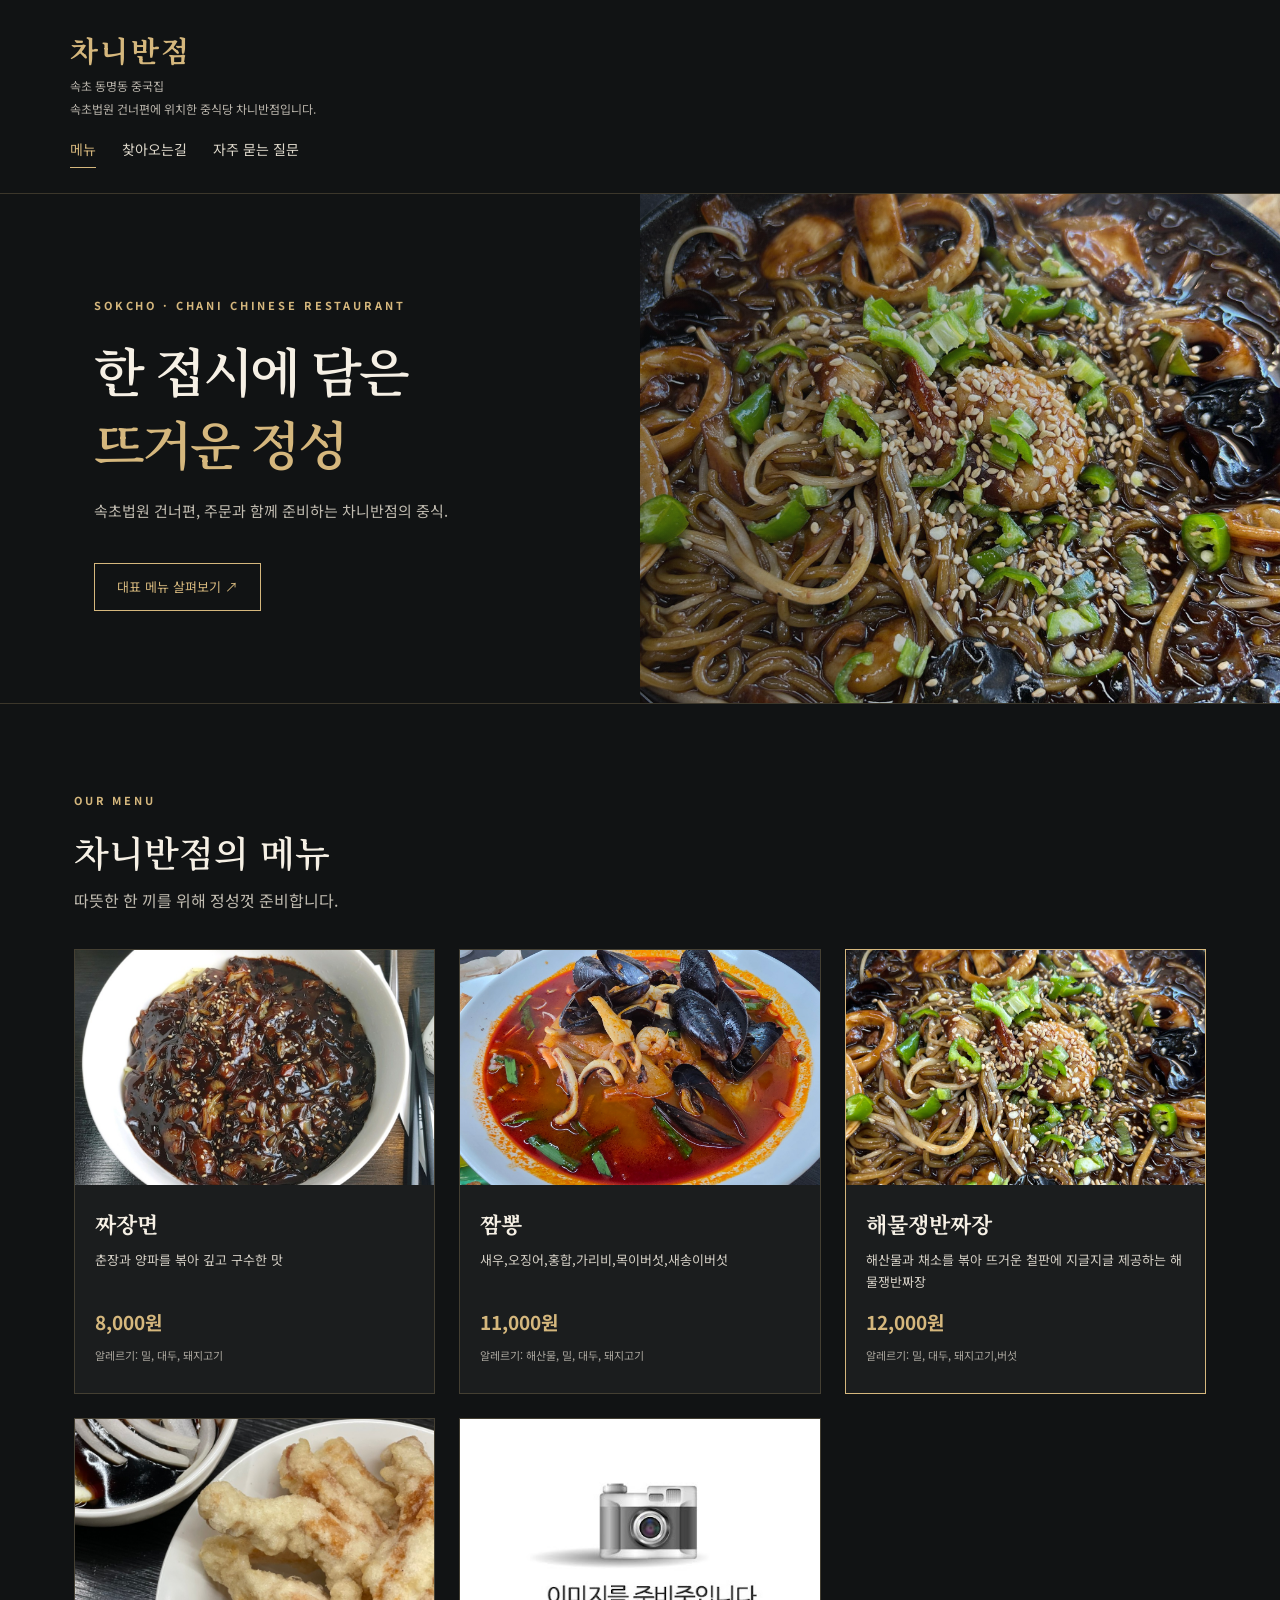
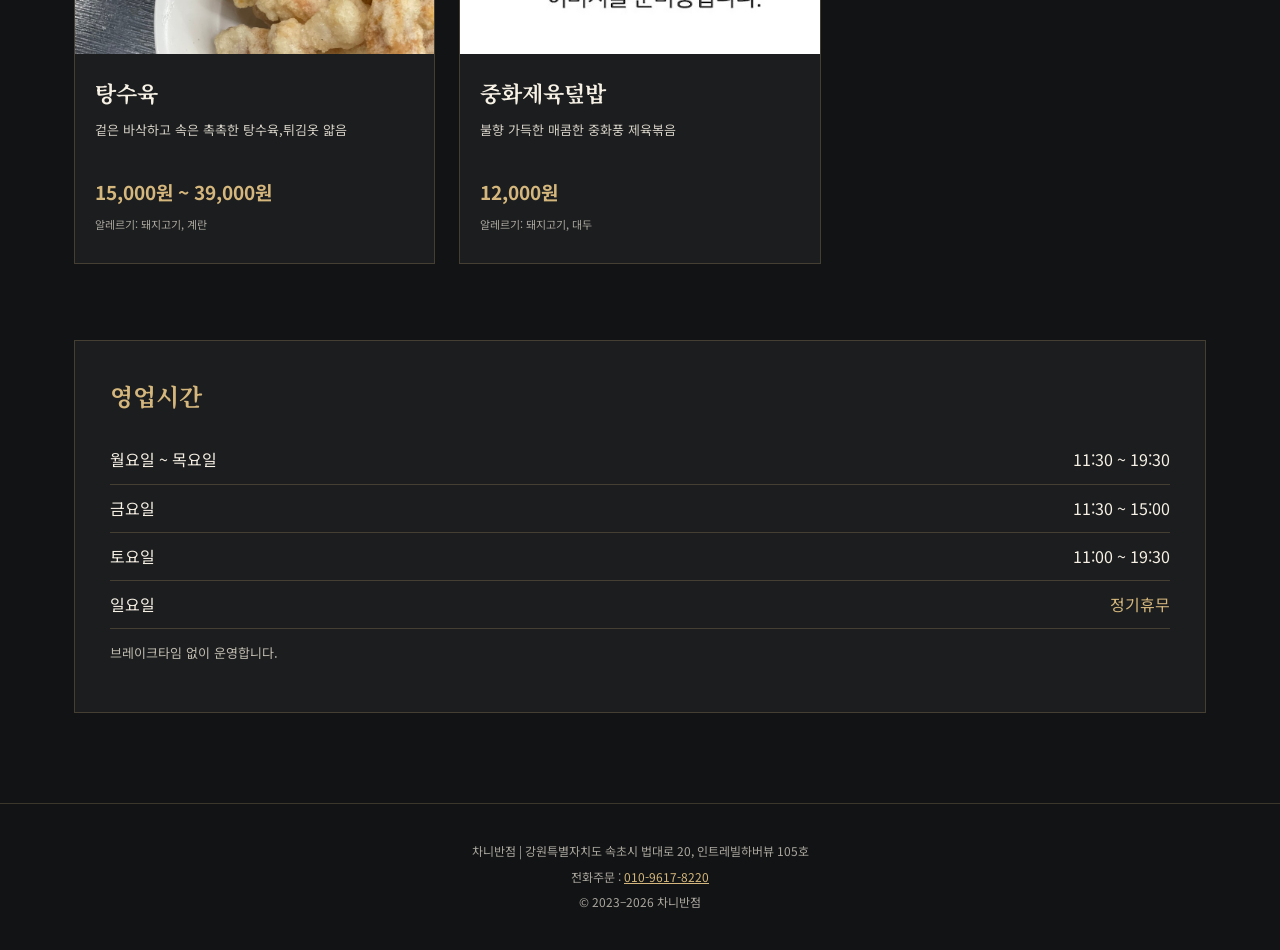
<file: index.html>
<!DOCTYPE html>
<html lang="ko">
<head>
    <meta charset="UTF-8">
    <meta property="og:image" content="https://www.chaniban.co.kr/img/jjajang.png">
<meta property="og:image:alt" content="속초 차니반점 짜장면">
<meta name="twitter:card" content="summary_large_image">
    <title>속초 중국집 차니반점 | 짬뽕·짜장면·탕수육·해물쟁반짜장</title>
    <meta name="viewport" content="width=device-width, initial-scale=1.0">
    <meta name="description" content="속초 동명동 속초법원 건너편 차니반점. 해물쟁반짜장(철판짜장)은 뜨거운 철판에 지글지글 제공됩니다. 짬뽕·짜장면·탕수육 메뉴와 영업시간 안내.">
    <meta name="robots" content="index, follow">
    <link rel="canonical" href="https://www.chaniban.co.kr/">
    <meta property="og:type" content="website">
    <meta property="og:locale" content="ko_KR">
    <meta property="og:title" content="속초 중국집 차니반점 | 메뉴 안내">
    <meta property="og:description" content="강원특별자치도 속초시 법대로 20, 인트레빌하버뷰 105호. 짬뽕·짜장면·탕수육·해물쟁반짜장 메뉴 안내.">
    <meta property="og:url" content="https://www.chaniban.co.kr/">
    <link rel="icon" href="/favicon.ico">
    <link rel="icon" type="image/png" sizes="32x32" href="/favicon.png">
    <link rel="stylesheet" href="css/style.css">
    
<script type="application/ld+json">
{
  "@context": "https://schema.org",
  "@type": "FAQPage",
  "about": { "@id": "https://www.chaniban.co.kr/#restaurant" },
  "mainEntity": [
    {
      "@type": "Question",
      "name": "해물쟁반짜장은 뭐예요?",
      "acceptedAnswer": { "@type": "Answer", "text": "해물쟁반짜장은 오징어, 새우, 가리비, 홍합과 채소를 함께 볶아 만든 짜장면으로, 뜨거운 철판에 지글지글 제공되는 차니반점의 대표 메뉴입니다. 가격은 12,000원입니다." }
    },
    {
      "@type": "Question",
      "name": "포장 되나요?",
      "acceptedAnswer": { "@type": "Answer", "text": "네, 차니반점은 모든 메뉴 포장이 가능합니다. 미리 전화(010-9617-8220)로 주문하시면 기다리는 시간을 줄일 수 있습니다." }
    },
    {
      "@type": "Question",
      "name": "아이가 먹을 수 있는 메뉴는?",
      "acceptedAnswer": { "@type": "Answer", "text": "짜장면과 탕수육을 추천합니다. 탕수육은 튀김옷이 얇습니다. 짬뽕과 중화제육덮밥은 매콤하니 참고해 주세요." }
    },
    {
      "@type": "Question",
      "name": "짬뽕 맵기는 어느 정도인가요?",
      "acceptedAnswer": { "@type": "Answer", "text": "차니반점 짬뽕은 칼칼한 매운맛으로, 신라면과 비슷한 정도입니다. 매운맛은 개인에 따라 다르게 느껴질 수 있습니다." }
    },
    {
      "@type": "Question",
      "name": "공휴일에도 영업하나요?",
      "acceptedAnswer": { "@type": "Answer", "text": "여기에 확정한 공휴일 영업 기준을 적으세요." }
    },
    {
      "@type": "Question",
      "name": "라스트 오더는 몇 시인가요?",
      "acceptedAnswer": { "@type": "Answer", "text": "라스트 오더는 영업 종료 30분 전입니다. 월~목요일 19:00, 금요일 14:30, 토요일 19:00입니다. 일요일은 정기휴무입니다." }
    }
  ]
}
</script>
<script type="application/ld+json">
{
  "@context": "https://schema.org",
  "@type": "Restaurant",
  "@id": "https://www.chaniban.co.kr/#restaurant",
  "name": "차니반점",
  "url": "https://www.chaniban.co.kr/",
  "telephone": "+82-10-9617-8220",
  "image": "https://www.chaniban.co.kr/img/jjajang.png",
  "priceRange": "₩6,000~₩39,000",
  "description": "강원특별자치도 속초시 법대로 20의 중국집. 해물쟁반짜장은 뜨거운 철판에 지글지글 제공하는 철판짜장 스타일의 메뉴이며, 짜장면·짬뽕·탕수육도 판매합니다.",
  "servesCuisine": "중식",
  "address": {
    "@type": "PostalAddress",
    "streetAddress": "법대로 20, 인트레빌하버뷰 105호",
    "addressLocality": "속초시",
   "addressRegion": "강원특별자치도",
"postalCode": "24823",
"addressCountry": "KR"
  },
  "geo": {
  "@type": "GeoCoordinates",
  "latitude": 38.212610,
  "longitude": 128.593926
},
"sameAs": [
  "https://map.naver.com/p/entry/place/1521844281",
  "https://maps.app.goo.gl/XmuueGt2A1gPFHby6"
],
 "hasMenu": {
  "@type": "Menu",
  "url": "https://www.chaniban.co.kr/",
  "hasMenuItem": [
    {
      "@type": "MenuItem",
      "name": "짜장면",
      "offers": {
        "@type": "Offer",
        "price": "8000",
        "priceCurrency": "KRW"
      }
    },
    {
      "@type": "MenuItem",
      "name": "짬뽕",
      "offers": {
        "@type": "Offer",
        "price": "11000",
        "priceCurrency": "KRW"
      }
    },
    {
      "@type": "MenuItem",
      "name": "해물쟁반짜장",
      "description": "해산물과 채소를 볶아 뜨거운 철판에 지글지글 제공하는 철판짜장 스타일의 해물쟁반짜장",
      "offers": {
        "@type": "Offer",
        "price": "12000",
        "priceCurrency": "KRW"
      }
    },
    {
      "@type": "MenuItem",
      "name": "탕수육",
      "description": "겉은 바삭하고 속은 촉촉한 탕수육",
      "offers": {
        "@type": "AggregateOffer",
        "lowPrice": "15000",
        "highPrice": "39000",
        "priceCurrency": "KRW"
      }
    },
   {
  "@type": "MenuItem",
  "name": "중화제육덮밥",
  "description": "불향 가득한 매콤한 중화풍 제육볶음",
  "offers": {
    "@type": "Offer",
    "price": "12000",
    "priceCurrency": "KRW"
  }
}
    
  ]
 },
  "openingHoursSpecification": [
    {
      "@type": "OpeningHoursSpecification",
      "dayOfWeek": [
        "Monday",
        "Tuesday",
        "Wednesday",
        "Thursday"
      ],
      "opens": "11:30",
      "closes": "19:30"
    },
    {
      "@type": "OpeningHoursSpecification",
      "dayOfWeek": "Friday",
      "opens": "11:30",
      "closes": "15:00"
    },
    {
      "@type": "OpeningHoursSpecification",
      "dayOfWeek": "Saturday",
      "opens": "11:00",
      "closes": "19:30"
    }
  ]
}
    </script>
</head>
<body>
<header class="header">
    <h1>차니반점</h1>
    <p>속초 동명동 중국집</p>
    <p>속초법원 건너편에 위치한 중식당 차니반점입니다.</p>
    <nav class="nav">
        <a href="index.html" class="active">메뉴</a>
        <a href="route.html">찾아오는길</a>
        <a href="faq.html">자주 묻는 질문</a>
    </nav>
</header>
<section class="hero" aria-labelledby="hero-title">
  <div class="hero-inner">
    <p class="eyebrow">SOKCHO · CHANI CHINESE RESTAURANT</p>
    <h2 id="hero-title">한 접시에 담은<br><em>뜨거운 정성</em></h2>
    <p class="hero-copy">속초법원 건너편, 주문과 함께 준비하는 차니반점의 중식.</p>
    <a class="hero-link" href="#signature">대표 메뉴 살펴보기 <span aria-hidden="true">↗</span></a>
  </div>
  <div class="hero-photo" role="img" aria-label="차니반점 해물쟁반짜장 사진"></div>
</section>
<main class="menu-section" id="signature">
    <p class="section-kicker">OUR MENU</p>
    <h2>차니반점의 메뉴</h2>
    <p class="section-intro">따뜻한 한 끼를 위해 정성껏 준비합니다.</p>
    <div class="menu-grid">
        <div class="menu-card">
            <img src="img/jjajang.png"
     alt="속초 차니반점에서 판매하는 짜장면"
     width="1024"
     height="1280"
     decoding="async">
            <h3>짜장면</h3>
            <p class="desc">춘장과 양파를 볶아 깊고 구수한 맛</p>
            <p class="price">8,000원</p>
            <p class="allergy">알레르기: 밀, 대두, 돼지고기</p>
        </div>
        <div class="menu-card">
            <img src="img/jjampong.png" alt="속초 차니반점의 해산물이 들어간 짬뽕">
            <h3>짬뽕</h3>
            <p class="desc">새우,오징어,홍합,가리비,목이버섯,새송이버섯</p>
            <p class="price">11,000원</p>
            <p class="allergy">알레르기: 해산물, 밀, 대두, 돼지고기</p>
        </div>
        <div class="menu-card signature-card">
            <img src="img/sea-tray.png" alt="속초 차니반점 해물쟁반짜장, 뜨거운 철판에 제공하는 철판짜장">
            <h3>해물쟁반짜장</h3>
            <p class="desc">해산물과 채소를 볶아 뜨거운 철판에 지글지글 제공하는 해물쟁반짜장</p>
            <p class="price">12,000원</p>
            <p class="allergy">알레르기: 밀, 대두, 돼지고기,버섯</p>
        </div>
        <div class="menu-card">
            <img src="img/tang1.png" alt="탕수육">
            <h3>탕수육</h3>
            <p class="desc">겉은 바삭하고 속은 촉촉한 탕수육,튀김옷 얇음</p>
            <p class="price">15,000원 ~ 39,000원</p>
            <p class="allergy">알레르기: 돼지고기, 계란</p>
        </div>
        <!-------<div class="menu-card soldout">
            <img src="img/img_prepa.png" alt="동파육">
            <h3>동파육</h3>
            <p class="desc">천천히 졸여낸 부드러운 동파육</p>
            <p class="price">미판매중</p>
            <p class="allergy">알레르기: 돼지고기, 대두, 밀</p>
        </div>
        ----->
        <div class="menu-card">
            <img src="img/img_prepa.png" alt="중화제육덮밥">
            <h3>중화제육덮밥</h3>
            <p class="desc">불향 가득한 매콤한 중화풍 제육볶음</p>
            <p class="price">12,000원</p>
            <p class="allergy">알레르기: 돼지고기, 대두</p>
        </div>
    </div>
   
<section class="business-hours" aria-label="영업시간">
    <h2>영업시간</h2>
    <div class="hours-list">
        <div><span>월요일 ~ 목요일</span><span>11:30 ~ 19:30</span></div>
        <div><span>금요일</span><span>11:30 ~ 15:00</span></div>
        <div><span>토요일</span><span>11:00 ~ 19:30</span></div>
        <div><span>일요일</span><span class="closed">정기휴무</span></div>
    </div>
    <p class="hours-note">브레이크타임 없이 운영합니다.</p>
</section>

</main>
<footer class="footer">
    <p>차니반점 | 강원특별자치도 속초시 법대로 20, 인트레빌하버뷰 105호</p>
    <p>전화주문 : <a href="tel:01096178220">010-9617-8220</a></p>
    <p>© 2023–<span id="year"></span> 차니반점</p>
</footer>
<script>
    document.getElementById('year').textContent = new Date().getFullYear();
</script>
</body>
</html>
</file>
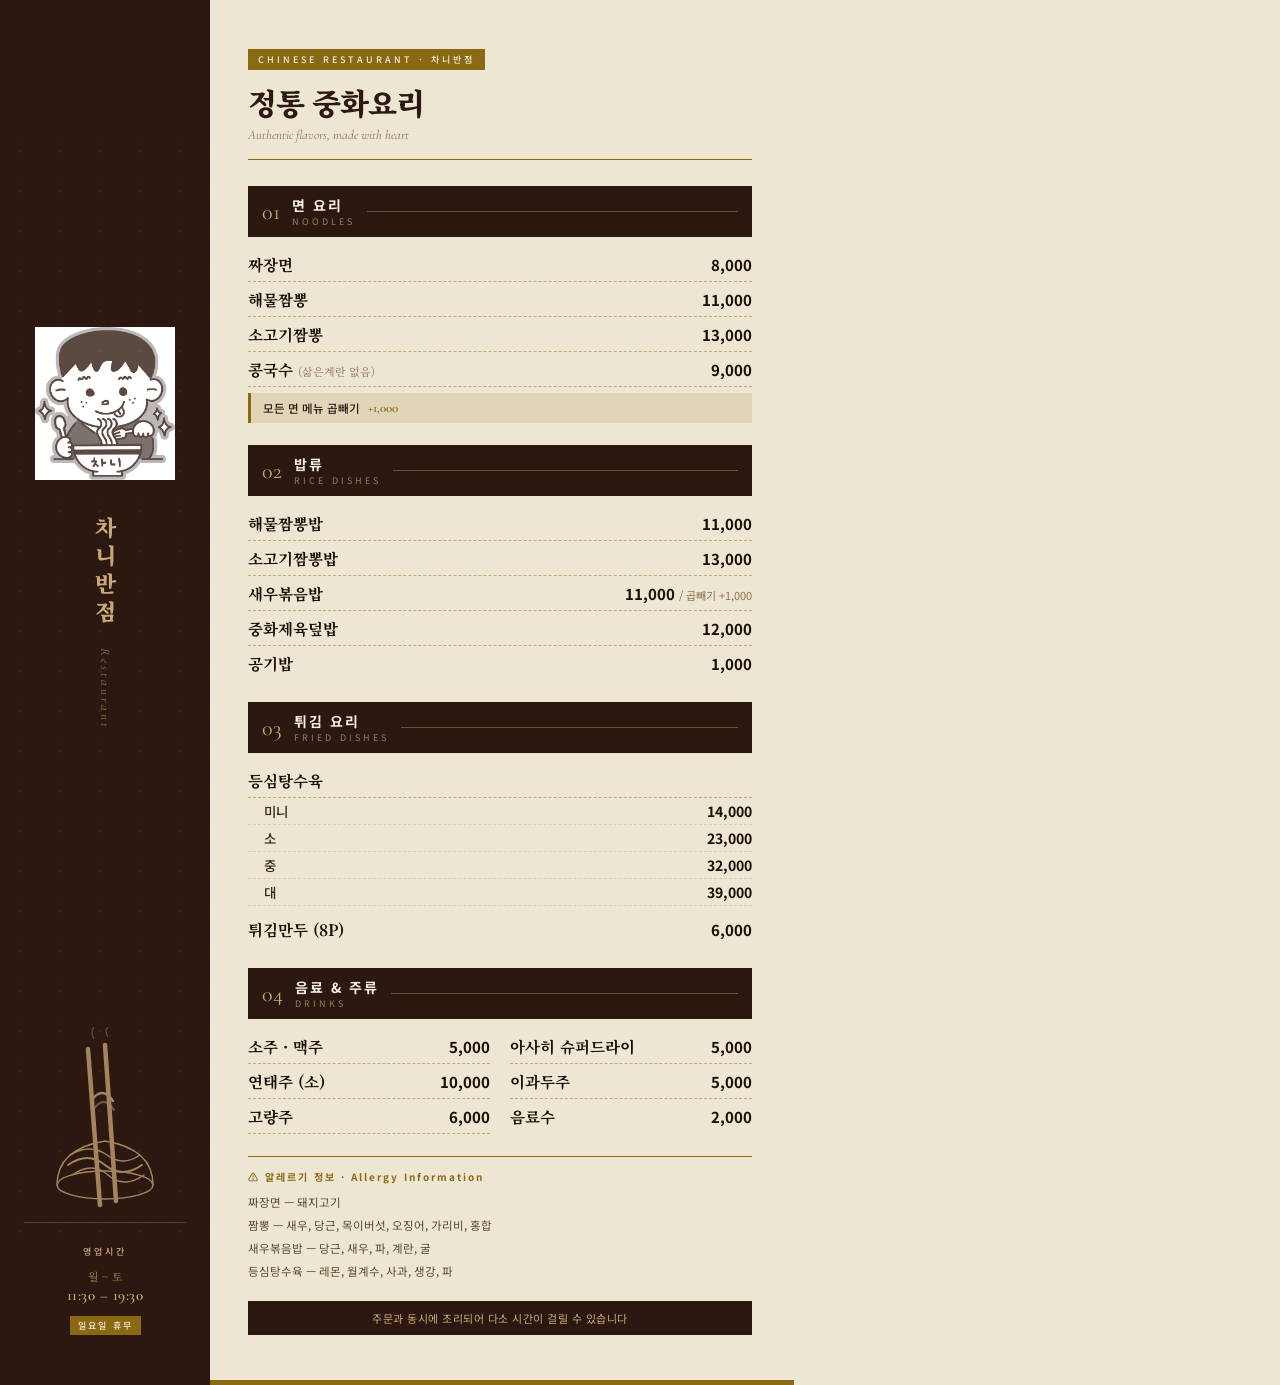
<file: chani_menu3.html>
<!DOCTYPE html>
<html lang="ko">
<head>
<meta charset="UTF-8">
<meta name="viewport" content="width=device-width, initial-scale=1.0">
<title>차니반점 메뉴판</title>
<link href="https://fonts.googleapis.com/css2?family=Noto+Serif+KR:wght@400;700;900&family=Noto+Sans+KR:wght@300;400;500;700&family=Cormorant+Garamond:ital,wght@0,400;0,600;1,400&display=swap" rel="stylesheet">
<style>
  * { margin: 0; padding: 0; box-sizing: border-box; }

  body {
    width: 794px;
    min-height: 1123px;
    background: #EDE6D3;
    font-family: 'Noto Sans KR', sans-serif;
  }

  .page {
    width: 794px;
    min-height: 1123px;
    display: grid;
    grid-template-columns: 210px 1fr;
    position: relative;
  }

  /* 왼쪽 사이드바 */
  .sidebar {
    background: #2C1810;
    padding: 50px 24px;
    display: flex;
    flex-direction: column;
    align-items: center;
    position: relative;
    overflow: hidden;
  }

  .sidebar-pattern {
    position: absolute;
    top: 0; left: 0;
    width: 100%;
    height: 100%;
    opacity: 0.06;
  }

  .sidebar-inner {
    position: relative;
    flex: 1;
    display: flex;
    flex-direction: column;
    align-items: center;
    justify-content: center;
    gap: 20px;
    width: 100%;
  }

  .sidebar-store-name {
    font-family: 'Noto Serif KR', serif;
    font-size: 22px;
    font-weight: 900;
    color: #C8AA78;
    writing-mode: vertical-rl;
    text-orientation: mixed;
    letter-spacing: 6px;
    line-height: 1;
  }

  .sidebar-restaurant {
    font-family: 'Cormorant Garamond', serif;
    font-style: italic;
    font-size: 13px;
    color: #C8AA78;
    writing-mode: vertical-rl;
    text-orientation: mixed;
    letter-spacing: 3px;
    opacity: 0.6;
  }

  /* 사이드바 하단: 영업시간 박스 */
  .sidebar-hours {
    position: relative;
    width: 100%;
    border-top: 0.5px solid #C8AA7844;
    padding-top: 22px;
    text-align: center;
  }

  .hours-label {
    font-size: 9px;
    letter-spacing: 3px;
    color: #C8AA78;
    text-transform: uppercase;
    margin-bottom: 10px;
    font-weight: 500;
  }

  .hours-row {
    margin-bottom: 6px;
  }

  .hours-day {
    font-family: 'Noto Serif KR', serif;
    font-size: 11px;
    color: #C8AA78;
    opacity: 0.75;
    margin-bottom: 2px;
  }

  .hours-time {
    font-family: 'Cormorant Garamond', serif;
    font-size: 15px;
    font-weight: 600;
    color: #C8AA78;
    letter-spacing: 0.5px;
  }

  .hours-closed {
    display: inline-block;
    background: #8B6914;
    color: #F5EFDF;
    font-size: 9px;
    letter-spacing: 2px;
    padding: 3px 8px;
    margin-top: 6px;
    font-weight: 500;
  }

  /* 사이드바 일러스트 */
  .sidebar-illust {
    position: relative;
    margin-top: 20px;
    opacity: 0.75;
  }

  /* 오른쪽 콘텐츠 */
  .content {
    background: #EDE6D3;
    padding: 44px 42px 50px 38px;
    position: relative;
  }

  .content-header {
    margin-bottom: 26px;
    border-bottom: 1px solid #8B6914;
    padding-bottom: 16px;
  }

  .content-header-tag {
    display: inline-block;
    background: #8B6914;
    color: #F5EFDF;
    font-size: 9px;
    letter-spacing: 3px;
    padding: 4px 10px;
    text-transform: uppercase;
    margin-bottom: 10px;
    font-weight: 500;
  }

  .content-header-main {
    font-family: 'Noto Serif KR', serif;
    font-size: 30px;
    font-weight: 900;
    color: #2C1810;
    letter-spacing: -1px;
  }

  .content-header-sub {
    font-family: 'Cormorant Garamond', serif;
    font-style: italic;
    font-size: 13px;
    color: #8B7355;
    margin-top: 3px;
  }

  .section {
    margin-bottom: 22px;
  }

  .section-label {
    display: flex;
    align-items: center;
    background: #2C1810;
    padding: 9px 14px;
    margin-bottom: 10px;
    gap: 12px;
  }

  .section-num {
    font-family: 'Cormorant Garamond', serif;
    font-size: 22px;
    font-weight: 400;
    color: #C8AA78;
    line-height: 1;
    flex-shrink: 0;
  }

  .section-title-wrap {
    flex-shrink: 0;
  }

  .section-title-kr {
    font-size: 14px;
    font-weight: 700;
    color: #F5EFDF;
    letter-spacing: 2px;
  }

  .section-title-en {
    font-size: 9px;
    color: #C8AA78;
    letter-spacing: 3px;
    text-transform: uppercase;
    opacity: 0.7;
  }

  .section-rule {
    height: 0.5px;
    background: #C8AA7866;
    flex: 1;
  }

  /* 메뉴 아이템 - 1열 전체 */
  .menu-list {
    display: flex;
    flex-direction: column;
    gap: 0;
  }

  .menu-item {
    display: flex;
    justify-content: space-between;
    align-items: baseline;
    padding: 6px 0;
    border-bottom: 0.5px dashed #C8AA78;
  }

  .menu-item:last-child {
    border-bottom: none;
  }

  .menu-name {
    font-family: 'Noto Serif KR', serif;
    font-size: 15.5px;
    font-weight: 700;
    color: #1C0E06;
  }

  .menu-price {
    font-family: 'Noto Sans KR', sans-serif;
    font-size: 15px;
    font-weight: 700;
    color: #1C0E06;
    white-space: nowrap;
  }

  /* 서브 가격 (소/중/대) */
  .sub-item {
    display: flex;
    justify-content: space-between;
    align-items: baseline;
    padding: 3px 0 3px 16px;
    border-bottom: 0.5px dashed #C8AA7866;
  }

  .sub-item:last-of-type {
    border-bottom: none;
  }

  .sub-name {
    font-family: 'Noto Sans KR', sans-serif;
    font-size: 13.5px;
    font-weight: 500;
    color: #3C2A18;
  }

  .sub-price {
    font-family: 'Noto Sans KR', sans-serif;
    font-size: 14px;
    font-weight: 700;
    color: #1C0E06;
  }

  /* 하이라이트 (대표 메뉴) */
  .highlight-item {
    background: #2C1810;
    padding: 9px 14px;
    display: flex;
    justify-content: space-between;
    align-items: center;
    margin-bottom: 1px;
  }

  .highlight-item .menu-name {
    color: #F5EFDF;
    font-size: 14px;
    font-weight: 700;
  }

  .highlight-item .menu-price {
    color: #C8AA78;
    font-size: 15px;
  }

  /* 모든메뉴 곱빼기 안내 */
  .extra-notice {
    display: flex;
    align-items: center;
    gap: 8px;
    background: #8B691422;
    border-left: 3px solid #8B6914;
    padding: 7px 12px;
    margin-top: 6px;
  }

  .extra-notice-text {
    font-size: 11.5px;
    color: #2C1810;
    font-weight: 500;
  }

  .extra-notice-price {
    font-family: 'Cormorant Garamond', serif;
    font-size: 13px;
    font-weight: 600;
    color: #8B6914;
  }

  /* 주문 안내 */
  .notice-bar {
    background: #2C1810;
    color: #C8AA78;
    padding: 9px 14px;
    font-size: 11px;
    letter-spacing: 0.5px;
    text-align: center;
    margin-top: 18px;
    font-family: 'Noto Sans KR', sans-serif;
  }

  .footer-strip {
    position: absolute;
    bottom: 0;
    left: 0;
    right: 0;
    height: 5px;
    background: #8B6914;
  }
</style>
</head>
<body>
<div class="page">

  <!-- 왼쪽 사이드바 -->
  <div class="sidebar">
    <svg class="sidebar-pattern" viewBox="0 0 210 1123">
      <pattern id="p" x="0" y="0" width="40" height="40" patternUnits="userSpaceOnUse">
        <path d="M20,5 L35,20 L20,35 L5,20 Z" fill="none" stroke="#C8AA78" stroke-width="0.5"/>
        <circle cx="20" cy="20" r="2" fill="#C8AA78"/>
      </pattern>
      <rect width="210" height="1123" fill="url(#p)"/>
    </svg>

    <div class="sidebar-inner">
      <div class="sidebar-logo" style="margin-bottom: 16px;">
        <img src="[data-uri]" alt="차니반점 로고" style="width:140px; height:auto; display:block; margin: 0 auto; mix-blend-mode: screen;"/>
      </div>
      <div class="sidebar-store-name">차니반점</div>
      <div class="sidebar-restaurant">Restaurant</div>
    </div>

    <!-- 일러스트: 젓가락 + 면 그릇 -->
    <div class="sidebar-illust">
      <svg width="110" height="190" viewBox="0 0 110 190">
        <g stroke="#C8AA78" fill="none">
          <!-- 그릇 -->
          <ellipse cx="55" cy="158" rx="48" ry="14" stroke-width="1.5"/>
          <path d="M7,158 Q7,122 55,114 Q103,122 103,158" stroke-width="1.5"/>
          <!-- 면 -->
          <path d="M18,138 Q38,124 55,138 Q72,152 92,138" stroke-width="2" stroke-linecap="round"/>
          <path d="M22,148 Q42,134 58,148 Q74,162 94,148" stroke-width="1.5" stroke-linecap="round"/>
          <path d="M20,128 Q40,116 57,128 Q73,140 90,128" stroke-width="1.5" stroke-linecap="round"/>
          <!-- 젓가락 -->
          <line x1="38" y1="22" x2="50" y2="178" stroke-width="4.5" stroke-linecap="round"/>
          <line x1="55" y1="18" x2="66" y2="174" stroke-width="4.5" stroke-linecap="round"/>
          <!-- 면 집은 부분 -->
          <path d="M41,74 Q52,58 63,74" stroke-width="2.5" stroke-linecap="round"/>
          <path d="M43,83 Q54,67 64,83" stroke-width="2" stroke-linecap="round" opacity="0.6"/>
          <!-- 김 -->
          <path d="M44,12 Q40,5 44,0" stroke-width="1.2" opacity="0.5"/>
          <path d="M58,10 Q54,3 58,0" stroke-width="1.2" opacity="0.5"/>
        </g>
      </svg>
    </div>

    <!-- 영업시간 -->
    <div class="sidebar-hours">
      <div class="hours-label">영업시간</div>
      <div class="hours-row">
        <div class="hours-day">월 ~ 토</div>
        <div class="hours-time">11:30 – 19:30</div>
      </div>
      <div class="hours-closed">일요일 휴무</div>
    </div>
  </div>

  <!-- 오른쪽 콘텐츠 -->
  <div class="content">

    <div class="content-header">
      <div class="content-header-tag">Chinese Restaurant · 차니반점</div>
      <div class="content-header-main">정통 중화요리</div>
      <div class="content-header-sub">Authentic flavors, made with heart</div>
    </div>

    <!-- 면 요리 -->
    <div class="section">
      <div class="section-label">
        <div class="section-num">01</div>
        <div class="section-title-wrap">
          <div class="section-title-kr">면 요리</div>
          <div class="section-title-en">Noodles</div>
        </div>
        <div class="section-rule"></div>
      </div>
      <div class="menu-list">
        <div class="menu-item">
          <span class="menu-name">짜장면</span>
          <span class="menu-price">8,000</span>
        </div>
        <div class="menu-item">
          <span class="menu-name">해물짬뽕</span>
          <span class="menu-price">11,000</span>
        </div>
        <div class="menu-item">
          <span class="menu-name">소고기짬뽕</span>
          <span class="menu-price">13,000</span>
        </div>
        <div class="menu-item">
          <span class="menu-name">콩국수 <span style="font-size:11px; color:#8B7355; font-weight:400;">(삶은계란 없음)</span></span>
          <span class="menu-price">9,000</span>
        </div>
        <div class="extra-notice">
          <span class="extra-notice-text">모든 면 메뉴 곱빼기</span>
          <span class="extra-notice-price">+1,000</span>
        </div>
      </div>
    </div>

    <!-- 밥류 -->
    <div class="section">
      <div class="section-label">
        <div class="section-num">02</div>
        <div class="section-title-wrap">
          <div class="section-title-kr">밥류</div>
          <div class="section-title-en">Rice Dishes</div>
        </div>
        <div class="section-rule"></div>
      </div>
      <div class="menu-list">
        <div class="menu-item">
          <span class="menu-name">해물짬뽕밥</span>
          <span class="menu-price">11,000</span>
        </div>
        <div class="menu-item">
          <span class="menu-name">소고기짬뽕밥</span>
          <span class="menu-price">13,000</span>
        </div>
        <div class="menu-item">
          <span class="menu-name">새우볶음밥</span>
          <span class="menu-price">11,000 <span style="font-size:11px; color:#8B7355; font-weight:400;">/ 곱빼기 +1,000</span></span>
        </div>
        <div class="menu-item">
          <span class="menu-name">중화제육덮밥</span>
          <span class="menu-price">12,000</span>
        </div>
        <div class="menu-item">
          <span class="menu-name">공기밥</span>
          <span class="menu-price">1,000</span>
        </div>
      </div>
    </div>

    <!-- 튀김 요리 -->
    <div class="section">
      <div class="section-label">
        <div class="section-num">03</div>
        <div class="section-title-wrap">
          <div class="section-title-kr">튀김 요리</div>
          <div class="section-title-en">Fried Dishes</div>
        </div>
        <div class="section-rule"></div>
      </div>
      <div class="menu-list">
        <!-- 등심탕수육 하이라이트 -->
        <div class="menu-item">
          <span class="menu-name">등심탕수육</span>
        </div>
        <div class="sub-item">
          <span class="sub-name">미니</span>
          <span class="sub-price">14,000</span>
        </div>
        <div class="sub-item">
          <span class="sub-name">소</span>
          <span class="sub-price">23,000</span>
        </div>
        <div class="sub-item">
          <span class="sub-name">중</span>
          <span class="sub-price">32,000</span>
        </div>
        <div class="sub-item">
          <span class="sub-name">대</span>
          <span class="sub-price">39,000</span>
        </div>
        <div class="menu-item" style="margin-top: 6px;">
          <span class="menu-name">튀김만두 (8P)</span>
          <span class="menu-price">6,000</span>
        </div>
      </div>
    </div>

    <!-- 음료 -->
    <div class="section">
      <div class="section-label">
        <div class="section-num">04</div>
        <div class="section-title-wrap">
          <div class="section-title-kr">음료 &amp; 주류</div>
          <div class="section-title-en">Drinks</div>
        </div>
        <div class="section-rule"></div>
      </div>
      <div class="menu-list" style="display: grid; grid-template-columns: 1fr 1fr; gap: 0 20px;">
        <div class="menu-item">
          <span class="menu-name">소주 · 맥주</span>
          <span class="menu-price">5,000</span>
        </div>
        <div class="menu-item">
          <span class="menu-name">아사히 슈퍼드라이</span>
          <span class="menu-price">5,000</span>
        </div>
        <div class="menu-item">
          <span class="menu-name">연태주 (소)</span>
          <span class="menu-price">10,000</span>
        </div>
        <div class="menu-item">
          <span class="menu-name">이과두주</span>
          <span class="menu-price">5,000</span>
        </div>
        <div class="menu-item">
          <span class="menu-name">고량주</span>
          <span class="menu-price">6,000</span>
        </div>
        <div class="menu-item">
          <span class="menu-name">음료수</span>
          <span class="menu-price">2,000</span>
        </div>
      </div>
    </div>

    <!-- 알레르기 정보 -->
    <div style="margin-bottom: 16px; border-top: 0.5px solid #8B6914; padding-top: 12px;">
      <div style="font-size: 10px; font-weight: 700; letter-spacing: 2px; color: #8B6914; margin-bottom: 7px;">⚠ 알레르기 정보 · Allergy Information</div>
      <p style="font-size: 11.5px; color: #5C4A30; line-height: 2; font-family: 'Noto Sans KR', sans-serif;">
        짜장면 — 돼지고기<br>
        짬뽕 — 새우, 당근, 목이버섯, 오징어, 가리비, 홍합<br>
        새우볶음밥 — 당근, 새우, 파, 계란, 굴<br>
        등심탕수육 — 레몬, 월계수, 사과, 생강, 파
      </p>
    </div>

    <!-- 주문 안내 -->
    <div class="notice-bar">
      주문과 동시에 조리되어 다소 시간이 걸릴 수 있습니다
    </div>

    <div class="footer-strip"></div>
  </div>

</div>
</body>
</html>
</file>
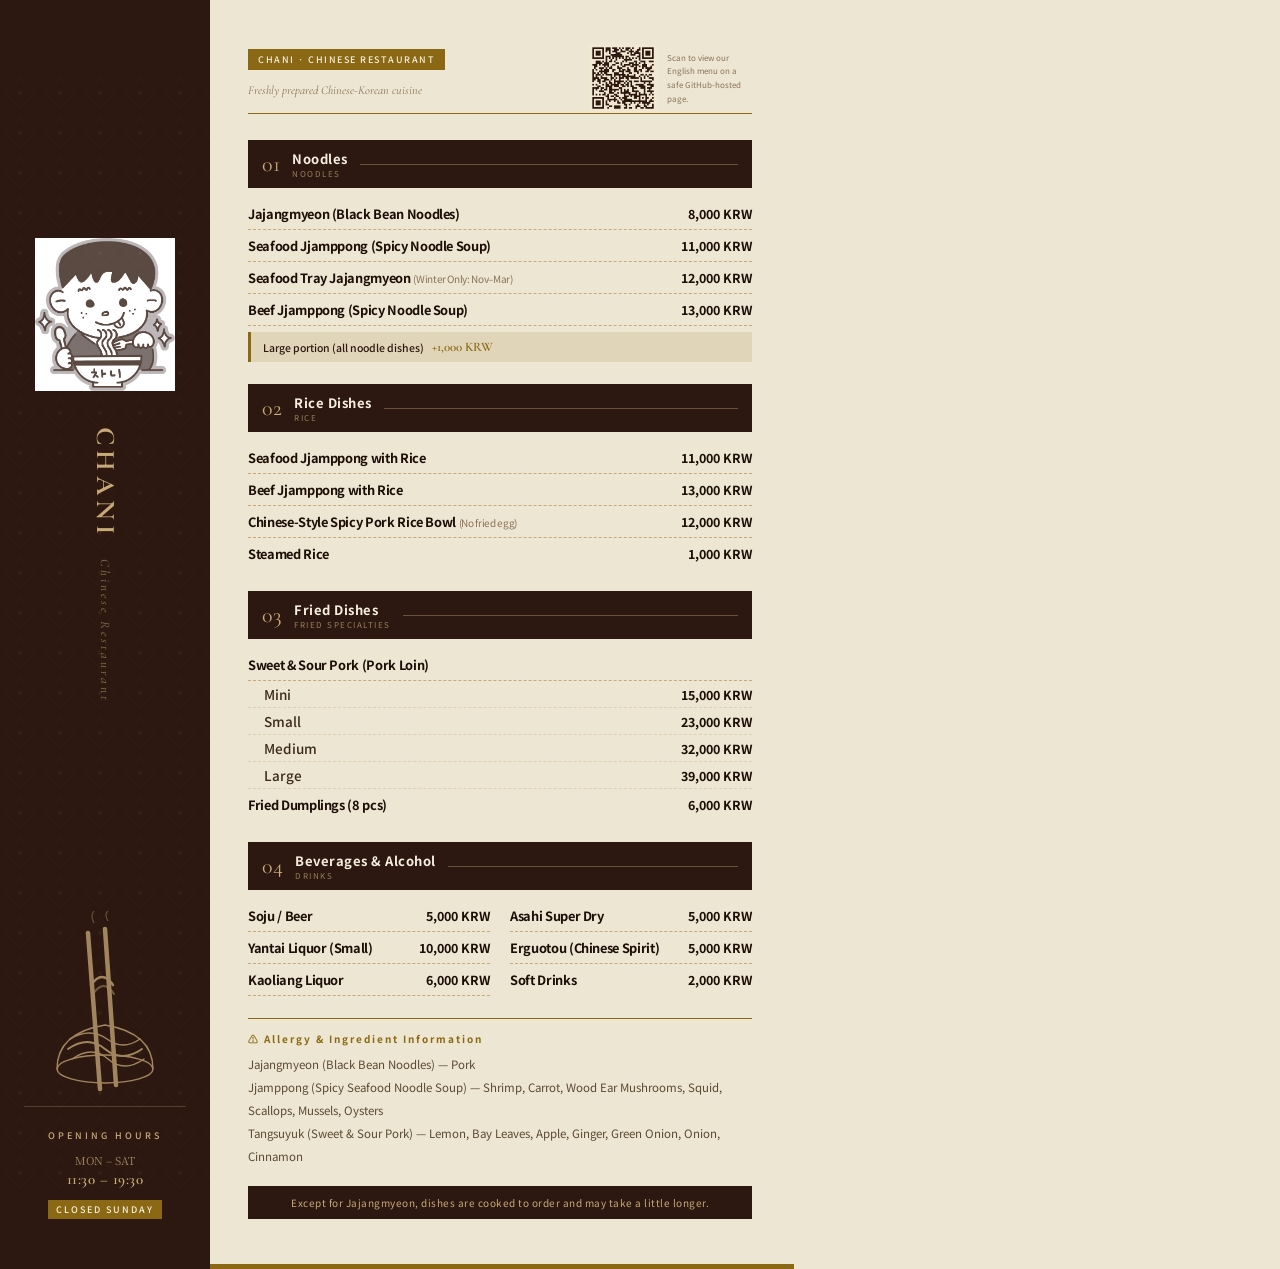
<file: chani_menu_en.html>
<!DOCTYPE html>

<html lang="en">
<head>
<meta charset="utf-8"/>
<meta content="width=device-width, initial-scale=1.0" name="viewport"/>
<title>Chani Chinese Restaurant | English Menu</title>
<link href="https://fonts.googleapis.com/css2?family=Noto+Serif+KR:wght@400;700;900&amp;family=Noto+Sans+KR:wght@300;400;500;700&amp;family=Cormorant+Garamond:ital,wght@0,400;0,600;1,400&amp;display=swap" rel="stylesheet"/>
<style>
  * { margin: 0; padding: 0; box-sizing: border-box; }

  body {
    width: 794px;
    min-height: 1123px;
    background: #EDE6D3;
    font-family: 'Noto Sans KR', sans-serif;
  }

  .page {
    width: 794px;
    min-height: 1123px;
    display: grid;
    grid-template-columns: 210px 1fr;
    position: relative;
  }

  /* 왼쪽 사이드바 */
  .sidebar {
    background: #2C1810;
    padding: 50px 24px;
    display: flex;
    flex-direction: column;
    align-items: center;
    position: relative;
    overflow: hidden;
  }

  .sidebar-pattern {
    position: absolute;
    top: 0; left: 0;
    width: 100%;
    height: 100%;
    opacity: 0.06;
  }

  .sidebar-inner {
    position: relative;
    flex: 1;
    display: flex;
    flex-direction: column;
    align-items: center;
    justify-content: center;
    gap: 20px;
    width: 100%;
  }

  .sidebar-store-name {
    font-family: 'Noto Serif KR', serif;
    font-size: 22px;
    font-weight: 900;
    color: #C8AA78;
    writing-mode: vertical-rl;
    text-orientation: mixed;
    letter-spacing: 6px;
    line-height: 1;
  }

  .sidebar-restaurant {
    font-family: 'Cormorant Garamond', serif;
    font-style: italic;
    font-size: 13px;
    color: #C8AA78;
    writing-mode: vertical-rl;
    text-orientation: mixed;
    letter-spacing: 3px;
    opacity: 0.6;
  }

  /* 사이드바 하단: 영업시간 박스 */
  .sidebar-hours {
    position: relative;
    width: 100%;
    border-top: 0.5px solid #C8AA7844;
    padding-top: 22px;
    text-align: center;
  }

  .hours-label {
    font-size: 9px;
    letter-spacing: 3px;
    color: #C8AA78;
    text-transform: uppercase;
    margin-bottom: 10px;
    font-weight: 500;
  }

  .hours-row {
    margin-bottom: 6px;
  }

  .hours-day {
    font-family: 'Noto Serif KR', serif;
    font-size: 11px;
    color: #C8AA78;
    opacity: 0.75;
    margin-bottom: 2px;
  }

  .hours-time {
    font-family: 'Cormorant Garamond', serif;
    font-size: 15px;
    font-weight: 600;
    color: #C8AA78;
    letter-spacing: 0.5px;
  }

  .hours-closed {
    display: inline-block;
    background: #8B6914;
    color: #F5EFDF;
    font-size: 9px;
    letter-spacing: 2px;
    padding: 3px 8px;
    margin-top: 6px;
    font-weight: 500;
  }

  /* 사이드바 일러스트 */
  .sidebar-illust {
    position: relative;
    margin-top: 20px;
    opacity: 0.75;
  }

  /* 오른쪽 콘텐츠 */
  .content {
    background: #EDE6D3;
    padding: 44px 42px 50px 38px;
    position: relative;
  }

  .content-header {
    margin-bottom: 26px;
    border-bottom: 1px solid #8B6914;
    padding-bottom: 16px;
  }

  .content-header-tag {
    display: inline-block;
    background: #8B6914;
    color: #F5EFDF;
    font-size: 9px;
    letter-spacing: 3px;
    padding: 4px 10px;
    text-transform: uppercase;
    margin-bottom: 10px;
    font-weight: 500;
  }

  .content-header-main {
    font-family: 'Noto Serif KR', serif;
    font-size: 30px;
    font-weight: 900;
    color: #2C1810;
    letter-spacing: -1px;
  }

  .content-header-sub {
    font-family: 'Cormorant Garamond', serif;
    font-style: italic;
    font-size: 13px;
    color: #8B7355;
    margin-top: 3px;
  }

  .section {
    margin-bottom: 22px;
  }

  .section-label {
    display: flex;
    align-items: center;
    background: #2C1810;
    padding: 9px 14px;
    margin-bottom: 10px;
    gap: 12px;
  }

  .section-num {
    font-family: 'Cormorant Garamond', serif;
    font-size: 22px;
    font-weight: 400;
    color: #C8AA78;
    line-height: 1;
    flex-shrink: 0;
  }

  .section-title-wrap {
    flex-shrink: 0;
  }

  .section-title-kr {
    font-size: 14px;
    font-weight: 700;
    color: #F5EFDF;
    letter-spacing: 2px;
  }

  .section-title-en {
    font-size: 9px;
    color: #C8AA78;
    letter-spacing: 3px;
    text-transform: uppercase;
    opacity: 0.7;
  }

  .section-rule {
    height: 0.5px;
    background: #C8AA7866;
    flex: 1;
  }

  /* 메뉴 아이템 - 1열 전체 */
  .menu-list {
    display: flex;
    flex-direction: column;
    gap: 0;
  }

  .menu-item {
    display: flex;
    justify-content: space-between;
    align-items: baseline;
    padding: 6px 0;
    border-bottom: 0.5px dashed #C8AA78;
  }

  .menu-item:last-child {
    border-bottom: none;
  }

  .menu-name {
    font-family: 'Noto Serif KR', serif;
    font-size: 15.5px;
    font-weight: 700;
    color: #1C0E06;
  }

  .menu-price {
    font-family: 'Noto Sans KR', sans-serif;
    font-size: 15px;
    font-weight: 700;
    color: #1C0E06;
    white-space: nowrap;
  }

  /* 서브 가격 (소/중/대) */
  .sub-item {
    display: flex;
    justify-content: space-between;
    align-items: baseline;
    padding: 3px 0 3px 16px;
    border-bottom: 0.5px dashed #C8AA7866;
  }

  .sub-item:last-of-type {
    border-bottom: none;
  }

  .sub-name {
    font-family: 'Noto Sans KR', sans-serif;
    font-size: 13.5px;
    font-weight: 500;
    color: #3C2A18;
  }

  .sub-price {
    font-family: 'Noto Sans KR', sans-serif;
    font-size: 14px;
    font-weight: 700;
    color: #1C0E06;
  }

  /* 하이라이트 (대표 메뉴) */
  .highlight-item {
    background: #2C1810;
    padding: 9px 14px;
    display: flex;
    justify-content: space-between;
    align-items: center;
    margin-bottom: 1px;
  }

  .highlight-item .menu-name {
    color: #F5EFDF;
    font-size: 14px;
    font-weight: 700;
  }

  .highlight-item .menu-price {
    color: #C8AA78;
    font-size: 15px;
  }

  /* 모든메뉴 곱빼기 안내 */
  .extra-notice {
    display: flex;
    align-items: center;
    gap: 8px;
    background: #8B691422;
    border-left: 3px solid #8B6914;
    padding: 7px 12px;
    margin-top: 6px;
  }

  .extra-notice-text {
    font-size: 11.5px;
    color: #2C1810;
    font-weight: 500;
  }

  .extra-notice-price {
    font-family: 'Cormorant Garamond', serif;
    font-size: 13px;
    font-weight: 600;
    color: #8B6914;
  }

  /* 주문 안내 */
  .notice-bar {
    background: #2C1810;
    color: #C8AA78;
    padding: 9px 14px;
    font-size: 11px;
    letter-spacing: 0.5px;
    text-align: center;
    margin-top: 18px;
    font-family: 'Noto Sans KR', sans-serif;
  }

  .footer-strip {
    position: absolute;
    bottom: 0;
    left: 0;
    right: 0;
    height: 5px;
    background: #8B6914;
  }

  @media print {
    body {
      -webkit-print-color-adjust: exact;
      print-color-adjust: exact;
    }
    @page {
      size: A4;
      margin: 0;
    }
  }


/* English menu refinements */
.menu-name {font-family: 'Noto Sans KR', sans-serif; font-size: 12.8px; letter-spacing:-0.35px;}
.menu-price,.sub-price {font-size: 12.5px;}
.section-title-kr {font-size:13px;letter-spacing:.5px;}
.section-title-en {font-size:8px;letter-spacing:1.5px;}
.sidebar-store-name {font-family:'Cormorant Garamond',serif;font-size:27px;letter-spacing:5px;}
.extra-notice-text {font-size:10.5px;}
.notice-bar {font-size:10px;}
.content-header-tag {letter-spacing:1.5px;}
.content-header-sub {font-size:12px;}
</style>
</head>
<body>
<div class="page">
<!-- 왼쪽 사이드바 -->
<div class="sidebar">
<svg class="sidebar-pattern" viewbox="0 0 210 1123">
<pattern height="40" id="p" patternunits="userSpaceOnUse" width="40" x="0" y="0">
<path d="M20,5 L35,20 L20,35 L5,20 Z" fill="none" stroke="#C8AA78" stroke-width="0.5"></path>
<circle cx="20" cy="20" fill="#C8AA78" r="2"></circle>
</pattern>
<rect fill="url(#p)" height="1123" width="210"></rect>
</svg>
<div class="sidebar-inner">
<div class="sidebar-logo" style="margin-bottom: 16px;">
<img alt="Chani Restaurant logo" src="[data-uri]" style="width:140px; height:auto; display:block; margin: 0 auto; mix-blend-mode: screen;"/>
</div>
<div class="sidebar-store-name">CHANI</div>
<div class="sidebar-restaurant">Chinese Restaurant</div>
</div>
<!-- 일러스트: 젓가락 + 면 그릇 -->
<div class="sidebar-illust">
<svg height="190" viewbox="0 0 110 190" width="110">
<g fill="none" stroke="#C8AA78">
<!-- 그릇 -->
<ellipse cx="55" cy="158" rx="48" ry="14" stroke-width="1.5"></ellipse>
<path d="M7,158 Q7,122 55,114 Q103,122 103,158" stroke-width="1.5"></path>
<!-- 면 -->
<path d="M18,138 Q38,124 55,138 Q72,152 92,138" stroke-linecap="round" stroke-width="2"></path>
<path d="M22,148 Q42,134 58,148 Q74,162 94,148" stroke-linecap="round" stroke-width="1.5"></path>
<path d="M20,128 Q40,116 57,128 Q73,140 90,128" stroke-linecap="round" stroke-width="1.5"></path>
<!-- 젓가락 -->
<line stroke-linecap="round" stroke-width="4.5" x1="38" x2="50" y1="22" y2="178"></line>
<line stroke-linecap="round" stroke-width="4.5" x1="55" x2="66" y1="18" y2="174"></line>
<!-- 면 집은 부분 -->
<path d="M41,74 Q52,58 63,74" stroke-linecap="round" stroke-width="2.5"></path>
<path d="M43,83 Q54,67 64,83" opacity="0.6" stroke-linecap="round" stroke-width="2"></path>
<!-- 김 -->
<path d="M44,12 Q40,5 44,0" opacity="0.5" stroke-width="1.2"></path>
<path d="M58,10 Q54,3 58,0" opacity="0.5" stroke-width="1.2"></path>
</g>
</svg>
</div>
<!-- 영업시간 -->
<div class="sidebar-hours">
<div class="hours-label">OPENING HOURS</div>
<div class="hours-row">
<div class="hours-day">MON – SAT</div>
<div class="hours-time">11:30 – 19:30</div>
</div>
<div class="hours-closed">CLOSED SUNDAY</div>
</div>
</div>
<!-- 오른쪽 콘텐츠 -->
<div class="content">
<!-- QR 코드 -->
<div style="position: absolute; top: 44px; right: 42px; display: flex; flex-direction: row; align-items: center; gap: 10px;">
<a href="http://www.chaniban.co.kr/chani_menu_en.html" rel="noopener noreferrer" target="_blank" title="Open the online English menu"><img alt="QR code for the online English menu" src="[data-uri]" style="width: 68px; height: 68px; display: block; flex-shrink: 0;"/></a>
<div style="font-size: 8px; color: #8B7355; font-family: 'Noto Sans KR', sans-serif; line-height: 1.7; max-width: 85px;">Scan to view our English menu on a safe GitHub‑hosted page.</div>
</div>
<div class="content-header">
<div class="content-header-tag">CHANI · CHINESE RESTAURANT</div>
<!--<div class="content-header-main">정통 중화요리</div>-->
<div class="content-header-sub">Freshly prepared Chinese-Korean cuisine</div>
</div>
<!-- 면 요리 -->
<div class="section">
<div class="section-label">
<div class="section-num">01</div>
<div class="section-title-wrap">
<div class="section-title-kr">Noodles</div>
<div class="section-title-en">NOODLES</div>
</div>
<div class="section-rule"></div>
</div>
<div class="menu-list">
<div class="menu-item">
<span class="menu-name">Jajangmyeon (Black Bean Noodles)</span>
<span class="menu-price">8,000 KRW</span>
</div>
<div class="menu-item">
<span class="menu-name">Seafood Jjamppong (Spicy Noodle Soup)</span>
<span class="menu-price">11,000 KRW</span>
</div>

<div class="menu-item">
  <span class="menu-name">
    Seafood Tray Jajangmyeon
    <span style="font-size:10px;color:#8B7355;font-weight:400;">
      (Winter Only: Nov–Mar)
    </span>
  </span>
  <span class="menu-price">12,000 KRW</span>
</div>

<div class="menu-item">
<span class="menu-name">Beef Jjamppong (Spicy Noodle Soup)</span>
<span class="menu-price">13,000 KRW</span>
</div>
<div class="extra-notice">
<span class="extra-notice-text">Large portion (all noodle dishes)</span>
<span class="extra-notice-price">+1,000 KRW</span>
</div>
</div>
</div>
<!-- 밥류 -->
<div class="section">
<div class="section-label">
<div class="section-num">02</div>
<div class="section-title-wrap">
<div class="section-title-kr">Rice Dishes</div>
<div class="section-title-en">RICE</div>
</div>
<div class="section-rule"></div>
</div>
<div class="menu-list">
<div class="menu-item">
<span class="menu-name">Seafood Jjamppong with Rice</span>
<span class="menu-price">11,000 KRW</span>
</div>
<div class="menu-item">
<span class="menu-name">Beef Jjamppong with Rice</span>
<span class="menu-price">13,000 KRW</span>
</div>
<div class="menu-item">
<span class="menu-name">Chinese-Style Spicy Pork Rice Bowl <span style="font-size:10px;color:#8B7355;font-weight:400;">(No fried egg)</span></span>
<span class="menu-price">12,000 KRW</span>
</div>
<div class="menu-item">
<span class="menu-name">Steamed Rice</span>
<span class="menu-price">1,000 KRW</span>
</div>
</div>
</div>
<!-- 튀김 요리 -->
<div class="section">
<div class="section-label">
<div class="section-num">03</div>
<div class="section-title-wrap">
<div class="section-title-kr">Fried Dishes</div>
<div class="section-title-en">FRIED SPECIALTIES</div>
</div>
<div class="section-rule"></div>
</div>
<div class="menu-list">
<!-- 등심탕수육 하이라이트 -->
<div class="menu-item">
<span class="menu-name">Sweet &amp; Sour Pork (Pork Loin)</span>
</div>
<div class="sub-item">
<span class="sub-name">Mini</span>
<span class="sub-price">15,000 KRW</span>
</div>
<div class="sub-item">
<span class="sub-name">Small</span>
<span class="sub-price">23,000 KRW</span>
</div>
<div class="sub-item">
<span class="sub-name">Medium</span>
<span class="sub-price">32,000 KRW</span>
</div>
<div class="sub-item">
<span class="sub-name">Large</span>
<span class="sub-price">39,000 KRW</span>
</div>
<div class="menu-item">
<span class="menu-name">Fried Dumplings (8 pcs)</span>
<span class="menu-price">6,000 KRW</span>
</div>
</div>
</div>
<!-- 음료 -->
<div class="section">
<div class="section-label">
<div class="section-num">04</div>
<div class="section-title-wrap">
<div class="section-title-kr">Beverages &amp; Alcohol</div>
<div class="section-title-en">DRINKS</div>
</div>
<div class="section-rule"></div>
</div>
<div class="menu-list" style="display: grid; grid-template-columns: 1fr 1fr; gap: 0 20px;">
<div class="menu-item">
<span class="menu-name">Soju / Beer</span>
<span class="menu-price">5,000 KRW</span>
</div>
<div class="menu-item">
<span class="menu-name">Asahi Super Dry</span>
<span class="menu-price">5,000 KRW</span>
</div>
<div class="menu-item">
<span class="menu-name">Yantai Liquor (Small)</span>
<span class="menu-price">10,000 KRW</span>
</div>
<div class="menu-item">
<span class="menu-name">Erguotou (Chinese Spirit)</span>
<span class="menu-price">5,000 KRW</span>
</div>
<div class="menu-item">
<span class="menu-name">Kaoliang Liquor</span>
<span class="menu-price">6,000 KRW</span>
</div>
<div class="menu-item">
<span class="menu-name">Soft Drinks</span>
<span class="menu-price">2,000 KRW</span>
</div>
</div>
</div>
<!-- 알레르기 정보 -->
<div style="margin-bottom: 16px; border-top: 0.5px solid #8B6914; padding-top: 12px;">
<div style="font-size: 10px; font-weight: 700; letter-spacing: 2px; color: #8B6914; margin-bottom: 7px;">⚠ Allergy & Ingredient Information</div>
<p style="font-size: 11.5px; color: #5C4A30; line-height: 2; font-family: 'Noto Sans KR', sans-serif;">
        Jajangmyeon (Black Bean Noodles) — Pork<br/>
        Jjamppong (Spicy Seafood Noodle Soup) — Shrimp, Carrot, Wood Ear Mushrooms, Squid, Scallops, Mussels, Oysters<br/>
        Tangsuyuk (Sweet &amp; Sour Pork) — Lemon, Bay Leaves, Apple, Ginger, Green Onion, Onion, Cinnamon
      </p>
</div>
<!-- 주문 안내 -->
<div class="notice-bar">Except for Jajangmyeon, dishes are cooked to order and may take a little longer.</div>
<div class="footer-strip"></div>
</div>
</div>
</body>
</html>
</file>
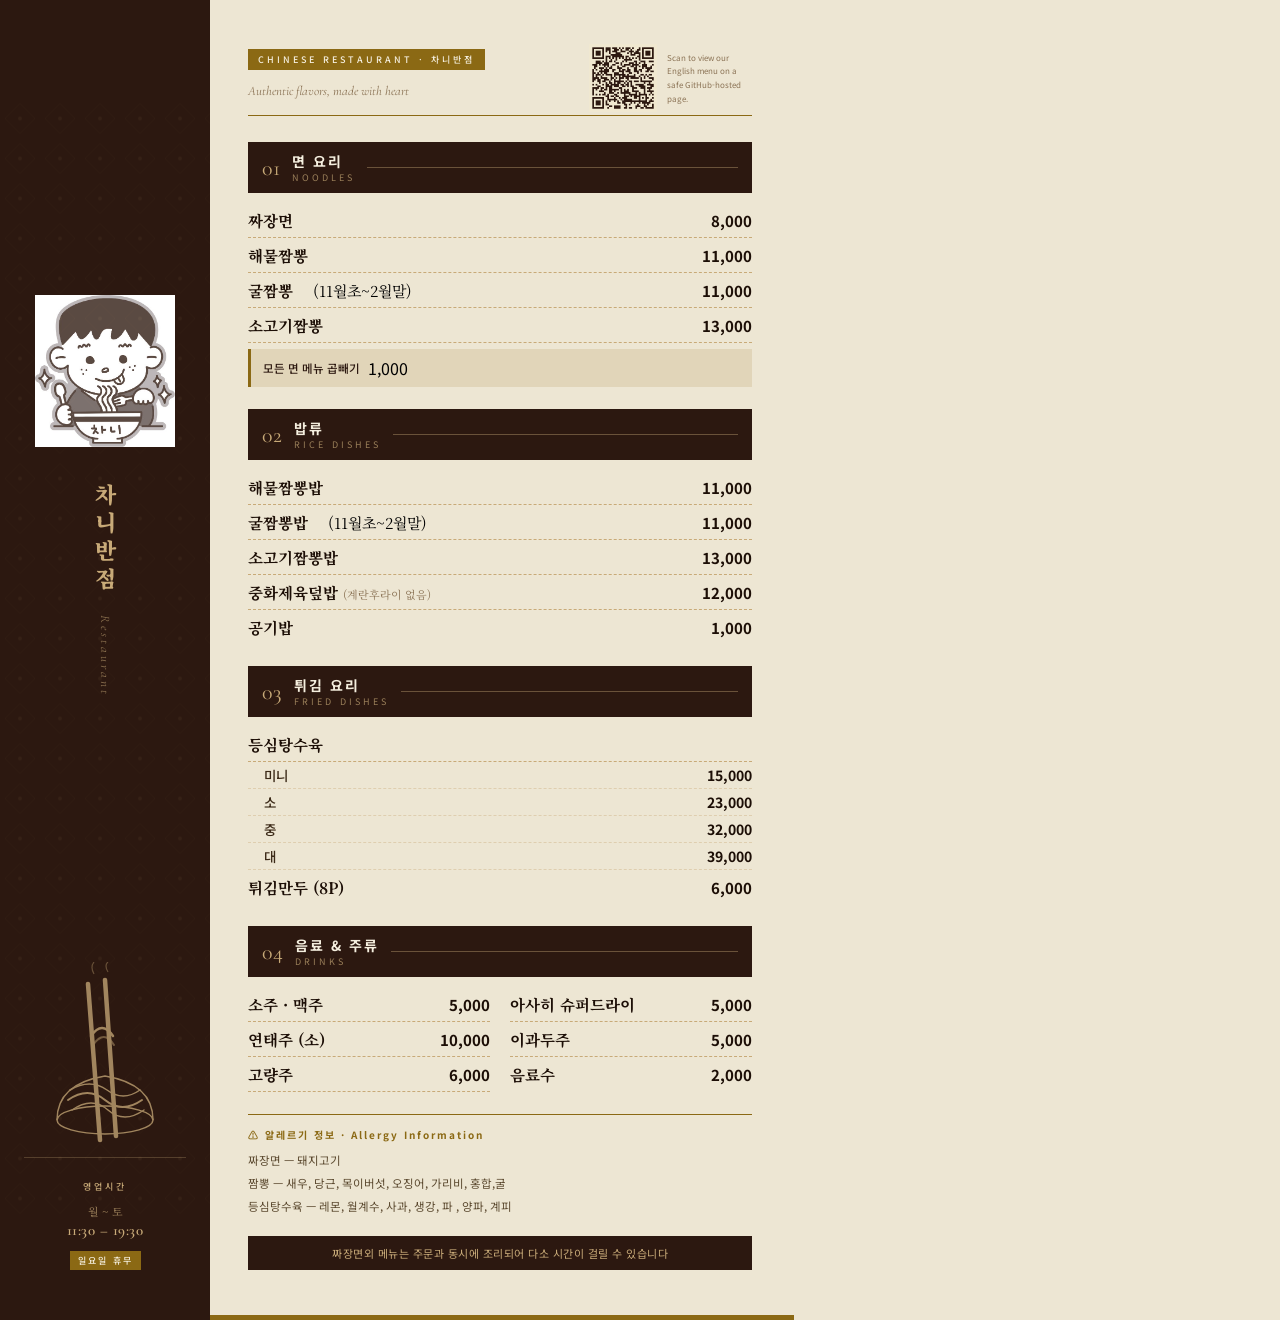
<file: chani_menu_final_v1.html>
<!DOCTYPE html>
<html lang="ko">
<head>
<meta charset="UTF-8">
<meta name="viewport" content="width=device-width, initial-scale=1.0">
<title>차니반점 메뉴판</title>
<link href="https://fonts.googleapis.com/css2?family=Noto+Serif+KR:wght@400;700;900&family=Noto+Sans+KR:wght@300;400;500;700&family=Cormorant+Garamond:ital,wght@0,400;0,600;1,400&display=swap" rel="stylesheet">
<style>
  * { margin: 0; padding: 0; box-sizing: border-box; }

  body {
    width: 794px;
    min-height: 1123px;
    background: #EDE6D3;
    font-family: 'Noto Sans KR', sans-serif;
  }

  .page {
    width: 794px;
    min-height: 1123px;
    display: grid;
    grid-template-columns: 210px 1fr;
    position: relative;
  }

  /* 왼쪽 사이드바 */
  .sidebar {
    background: #2C1810;
    padding: 50px 24px;
    display: flex;
    flex-direction: column;
    align-items: center;
    position: relative;
    overflow: hidden;
  }

  .sidebar-pattern {
    position: absolute;
    top: 0; left: 0;
    width: 100%;
    height: 100%;
    opacity: 0.06;
  }

  .sidebar-inner {
    position: relative;
    flex: 1;
    display: flex;
    flex-direction: column;
    align-items: center;
    justify-content: center;
    gap: 20px;
    width: 100%;
  }

  .sidebar-store-name {
    font-family: 'Noto Serif KR', serif;
    font-size: 22px;
    font-weight: 900;
    color: #C8AA78;
    writing-mode: vertical-rl;
    text-orientation: mixed;
    letter-spacing: 6px;
    line-height: 1;
  }

  .sidebar-restaurant {
    font-family: 'Cormorant Garamond', serif;
    font-style: italic;
    font-size: 13px;
    color: #C8AA78;
    writing-mode: vertical-rl;
    text-orientation: mixed;
    letter-spacing: 3px;
    opacity: 0.6;
  }

  /* 사이드바 하단: 영업시간 박스 */
  .sidebar-hours {
    position: relative;
    width: 100%;
    border-top: 0.5px solid #C8AA7844;
    padding-top: 22px;
    text-align: center;
  }

  .hours-label {
    font-size: 9px;
    letter-spacing: 3px;
    color: #C8AA78;
    text-transform: uppercase;
    margin-bottom: 10px;
    font-weight: 500;
  }

  .hours-row {
    margin-bottom: 6px;
  }

  .hours-day {
    font-family: 'Noto Serif KR', serif;
    font-size: 11px;
    color: #C8AA78;
    opacity: 0.75;
    margin-bottom: 2px;
  }

  .hours-time {
    font-family: 'Cormorant Garamond', serif;
    font-size: 15px;
    font-weight: 600;
    color: #C8AA78;
    letter-spacing: 0.5px;
  }

  .hours-closed {
    display: inline-block;
    background: #8B6914;
    color: #F5EFDF;
    font-size: 9px;
    letter-spacing: 2px;
    padding: 3px 8px;
    margin-top: 6px;
    font-weight: 500;
  }

  /* 사이드바 일러스트 */
  .sidebar-illust {
    position: relative;
    margin-top: 20px;
    opacity: 0.75;
  }

  /* 오른쪽 콘텐츠 */
  .content {
    background: #EDE6D3;
    padding: 44px 42px 50px 38px;
    position: relative;
  }

  .content-header {
    margin-bottom: 26px;
    border-bottom: 1px solid #8B6914;
    padding-bottom: 16px;
  }

  .content-header-tag {
    display: inline-block;
    background: #8B6914;
    color: #F5EFDF;
    font-size: 9px;
    letter-spacing: 3px;
    padding: 4px 10px;
    text-transform: uppercase;
    margin-bottom: 10px;
    font-weight: 500;
  }

  .content-header-main {
    font-family: 'Noto Serif KR', serif;
    font-size: 30px;
    font-weight: 900;
    color: #2C1810;
    letter-spacing: -1px;
  }

  .content-header-sub {
    font-family: 'Cormorant Garamond', serif;
    font-style: italic;
    font-size: 13px;
    color: #8B7355;
    margin-top: 3px;
  }

  .section {
    margin-bottom: 22px;
  }

  .section-label {
    display: flex;
    align-items: center;
    background: #2C1810;
    padding: 9px 14px;
    margin-bottom: 10px;
    gap: 12px;
  }

  .section-num {
    font-family: 'Cormorant Garamond', serif;
    font-size: 22px;
    font-weight: 400;
    color: #C8AA78;
    line-height: 1;
    flex-shrink: 0;
  }

  .section-title-wrap {
    flex-shrink: 0;
  }

  .section-title-kr {
    font-size: 14px;
    font-weight: 700;
    color: #F5EFDF;
    letter-spacing: 2px;
  }

  .section-title-en {
    font-size: 9px;
    color: #C8AA78;
    letter-spacing: 3px;
    text-transform: uppercase;
    opacity: 0.7;
  }

  .section-rule {
    height: 0.5px;
    background: #C8AA7866;
    flex: 1;
  }

  /* 메뉴 아이템 - 1열 전체 */
  .menu-list {
    display: flex;
    flex-direction: column;
    gap: 0;
  }

  .menu-item {
    display: flex;
    justify-content: space-between;
    align-items: baseline;
    padding: 6px 0;
    border-bottom: 0.5px dashed #C8AA78;
  }

  .menu-item:last-child {
    border-bottom: none;
  }

  .menu-name {
    font-family: 'Noto Serif KR', serif;
    font-size: 15.5px;
    font-weight: 700;
    color: #1C0E06;
  }

  .menu-price {
    font-family: 'Noto Sans KR', sans-serif;
    font-size: 15px;
    font-weight: 700;
    color: #1C0E06;
    white-space: nowrap;
  }

  /* 서브 가격 (소/중/대) */
  .sub-item {
    display: flex;
    justify-content: space-between;
    align-items: baseline;
    padding: 3px 0 3px 16px;
    border-bottom: 0.5px dashed #C8AA7866;
  }

  .sub-item:last-of-type {
    border-bottom: none;
  }

  .sub-name {
    font-family: 'Noto Sans KR', sans-serif;
    font-size: 13.5px;
    font-weight: 500;
    color: #3C2A18;
  }

  .sub-price {
    font-family: 'Noto Sans KR', sans-serif;
    font-size: 14px;
    font-weight: 700;
    color: #1C0E06;
  }

  /* 하이라이트 (대표 메뉴) */
  .highlight-item {
    background: #2C1810;
    padding: 9px 14px;
    display: flex;
    justify-content: space-between;
    align-items: center;
    margin-bottom: 1px;
  }

  .highlight-item .menu-name {
    color: #F5EFDF;
    font-size: 14px;
    font-weight: 700;
  }

  .highlight-item .menu-price {
    color: #C8AA78;
    font-size: 15px;
  }

  /* 모든메뉴 곱빼기 안내 */
  .extra-notice {
    display: flex;
    align-items: center;
    gap: 8px;
    background: #8B691422;
    border-left: 3px solid #8B6914;
    padding: 7px 12px;
    margin-top: 6px;
  }

  .extra-notice-text {
    font-size: 11.5px;
    color: #2C1810;
    font-weight: 500;
  }

  .extra-notice-price {
    font-family: 'Cormorant Garamond', serif;
    font-size: 13px;
    font-weight: 600;
    color: #8B6914;
  }

  /* 주문 안내 */
  .notice-bar {
    background: #2C1810;
    color: #C8AA78;
    padding: 9px 14px;
    font-size: 11px;
    letter-spacing: 0.5px;
    text-align: center;
    margin-top: 18px;
    font-family: 'Noto Sans KR', sans-serif;
  }

  .footer-strip {
    position: absolute;
    bottom: 0;
    left: 0;
    right: 0;
    height: 5px;
    background: #8B6914;
  }

  @media print {
    body {
      -webkit-print-color-adjust: exact;
      print-color-adjust: exact;
    }
    @page {
      size: A4;
      margin: 0;
    }
  }

</style>
</head>
<body>
<div class="page">

  <!-- 왼쪽 사이드바 -->
  <div class="sidebar">
    <svg class="sidebar-pattern" viewBox="0 0 210 1123">
      <pattern id="p" x="0" y="0" width="40" height="40" patternUnits="userSpaceOnUse">
        <path d="M20,5 L35,20 L20,35 L5,20 Z" fill="none" stroke="#C8AA78" stroke-width="0.5"/>
        <circle cx="20" cy="20" r="2" fill="#C8AA78"/>
      </pattern>
      <rect width="210" height="1123" fill="url(#p)"/>
    </svg>

    <div class="sidebar-inner">
      <div class="sidebar-logo" style="margin-bottom: 16px;">
        <img src="[data-uri]" alt="차니반점 로고" style="width:140px; height:auto; display:block; margin: 0 auto; mix-blend-mode: screen;"/>
      </div>
      <div class="sidebar-store-name">차니반점</div>
      <div class="sidebar-restaurant">Restaurant</div>
    </div>

    <!-- 일러스트: 젓가락 + 면 그릇 -->
    <div class="sidebar-illust">
      <svg width="110" height="190" viewBox="0 0 110 190">
        <g stroke="#C8AA78" fill="none">
          <!-- 그릇 -->
          <ellipse cx="55" cy="158" rx="48" ry="14" stroke-width="1.5"/>
          <path d="M7,158 Q7,122 55,114 Q103,122 103,158" stroke-width="1.5"/>
          <!-- 면 -->
          <path d="M18,138 Q38,124 55,138 Q72,152 92,138" stroke-width="2" stroke-linecap="round"/>
          <path d="M22,148 Q42,134 58,148 Q74,162 94,148" stroke-width="1.5" stroke-linecap="round"/>
          <path d="M20,128 Q40,116 57,128 Q73,140 90,128" stroke-width="1.5" stroke-linecap="round"/>
          <!-- 젓가락 -->
          <line x1="38" y1="22" x2="50" y2="178" stroke-width="4.5" stroke-linecap="round"/>
          <line x1="55" y1="18" x2="66" y2="174" stroke-width="4.5" stroke-linecap="round"/>
          <!-- 면 집은 부분 -->
          <path d="M41,74 Q52,58 63,74" stroke-width="2.5" stroke-linecap="round"/>
          <path d="M43,83 Q54,67 64,83" stroke-width="2" stroke-linecap="round" opacity="0.6"/>
          <!-- 김 -->
          <path d="M44,12 Q40,5 44,0" stroke-width="1.2" opacity="0.5"/>
          <path d="M58,10 Q54,3 58,0" stroke-width="1.2" opacity="0.5"/>
        </g>
      </svg>
    </div>

    <!-- 영업시간 -->
    <div class="sidebar-hours">
      <div class="hours-label">영업시간</div>
      <div class="hours-row">
        <div class="hours-day">월 ~ 토</div>
        <div class="hours-time">11:30 – 19:30</div>
      </div>
      <div class="hours-closed">일요일 휴무</div>
    </div>
  </div>

  <!-- 오른쪽 콘텐츠 -->
  <div class="content">

    <!-- QR 코드 -->
    <div style="position: absolute; top: 44px; right: 42px; display: flex; flex-direction: row; align-items: center; gap: 10px;">
      <img src="[data-uri]" style="width: 68px; height: 68px; display: block; flex-shrink: 0;"/>
      <div style="font-size: 8px; color: #8B7355; font-family: 'Noto Sans KR', sans-serif; line-height: 1.7; max-width: 85px;">Scan to view our English menu on a safe GitHub&#8209;hosted page.</div>
    </div>

    <div class="content-header">
      <div class="content-header-tag">Chinese Restaurant · 차니반점</div>
      <!--<div class="content-header-main">정통 중화요리</div>-->
      <div class="content-header-sub">Authentic flavors, made with heart</div>
    </div>

    <!-- 면 요리 -->
    <div class="section">
      <div class="section-label">
        <div class="section-num">01</div>
        <div class="section-title-wrap">
          <div class="section-title-kr">면 요리</div>
          <div class="section-title-en">Noodles</div>
        </div>
        <div class="section-rule"></div>
      </div>
      <div class="menu-list">
        <div class="menu-item">
          <span class="menu-name">짜장면</span>
          <span class="menu-price">8,000</span>
        </div>
        <div class="menu-item">
          <span class="menu-name">해물짬뽕</span>
          <span class="menu-price">11,000</span>
        </div>
        <div class="menu-item">
          <span class="menu-name">굴짬뽕&nbsp;&nbsp;&nbsp;&nbsp;<span style="font-size:15px; color:#000000; font-weight:400;">(11월초~2월말)</span></span>
          <span class="menu-price">11,000</span>
        </div>
         <div class="menu-item">
          <span class="menu-name">소고기짬뽕</span>
          <span class="menu-price">13,000</span>
        </div>
        <div class="extra-notice">
          <span class="extra-notice-text">모든 면 메뉴 곱빼기</span>
          1,000
        </div>
      </div>
    </div>

    <!-- 밥류 -->
    <div class="section">
      <div class="section-label">
        <div class="section-num">02</div>
        <div class="section-title-wrap">
          <div class="section-title-kr">밥류</div>
          <div class="section-title-en">Rice Dishes</div>
        </div>
        <div class="section-rule"></div>
      </div>
      <div class="menu-list">
        <div class="menu-item">
          <span class="menu-name">해물짬뽕밥</span>
          <span class="menu-price">11,000</span>
        </div>
         <div class="menu-item">
          <span class="menu-name">굴짬뽕밥&nbsp;&nbsp;&nbsp;&nbsp;<span style="font-size:15px; color:#000000; font-weight:400;">(11월초~2월말)</span></span>
          <span class="menu-price">11,000</span>
        </div>
        <div class="menu-item">
          <span class="menu-name">소고기짬뽕밥</span>
          <span class="menu-price">13,000</span>
        </div>
        <div class="menu-item">
          <span class="menu-name">중화제육덮밥 <span style="font-size:11px; color:#8B7355; font-weight:400;">(계란후라이 없음)</span></span>
          <span class="menu-price">12,000</span>
        </div>
        <div class="menu-item">
          <span class="menu-name">공기밥</span>
          <span class="menu-price">1,000</span>
        </div>
      </div>
    </div>

    <!-- 튀김 요리 -->
    <div class="section">
      <div class="section-label">
        <div class="section-num">03</div>
        <div class="section-title-wrap">
          <div class="section-title-kr">튀김 요리</div>
          <div class="section-title-en">Fried Dishes</div>
        </div>
        <div class="section-rule"></div>
      </div>
      <div class="menu-list">
        <!-- 등심탕수육 하이라이트 -->
        <div class="menu-item">
          <span class="menu-name">등심탕수육</span>
        </div>
        <div class="sub-item">
          <span class="sub-name">미니</span>
          <span class="sub-price">15,000</span>
        </div>
        <div class="sub-item">
          <span class="sub-name">소</span>
          <span class="sub-price">23,000</span>
        </div>
        <div class="sub-item">
          <span class="sub-name">중</span>
          <span class="sub-price">32,000</span>
        </div>
        <div class="sub-item">
          <span class="sub-name">대</span>
          <span class="sub-price">39,000</span>
        </div>
        <div class="menu-item">
          <span class="menu-name">튀김만두 (8P)</span>
          <span class="menu-price">6,000</span>
        </div>
      </div>
    </div>

    <!-- 음료 -->
    <div class="section">
      <div class="section-label">
        <div class="section-num">04</div>
        <div class="section-title-wrap">
          <div class="section-title-kr">음료 &amp; 주류</div>
          <div class="section-title-en">Drinks</div>
        </div>
        <div class="section-rule"></div>
      </div>
      <div class="menu-list" style="display: grid; grid-template-columns: 1fr 1fr; gap: 0 20px;">
        <div class="menu-item">
          <span class="menu-name">소주 · 맥주</span>
          <span class="menu-price">5,000</span>
        </div>
        <div class="menu-item">
          <span class="menu-name">아사히 슈퍼드라이</span>
          <span class="menu-price">5,000</span>
        </div>
        <div class="menu-item">
          <span class="menu-name">연태주 (소)</span>
          <span class="menu-price">10,000</span>
        </div>
        <div class="menu-item">
          <span class="menu-name">이과두주</span>
          <span class="menu-price">5,000</span>
        </div>
        <div class="menu-item">
          <span class="menu-name">고량주</span>
          <span class="menu-price">6,000</span>
        </div>
        <div class="menu-item">
          <span class="menu-name">음료수</span>
          <span class="menu-price">2,000</span>
        </div>
      </div>
    </div>

    <!-- 알레르기 정보 -->
    <div style="margin-bottom: 16px; border-top: 0.5px solid #8B6914; padding-top: 12px;">
      <div style="font-size: 10px; font-weight: 700; letter-spacing: 2px; color: #8B6914; margin-bottom: 7px;">⚠ 알레르기 정보 · Allergy Information</div>
      <p style="font-size: 11.5px; color: #5C4A30; line-height: 2; font-family: 'Noto Sans KR', sans-serif;">
        짜장면 — 돼지고기<br>
        짬뽕 — 새우, 당근, 목이버섯, 오징어, 가리비, 홍합,굴<br>
        등심탕수육 — 레몬, 월계수, 사과, 생강, 파 , 양파, 계피
      </p>
    </div>

    <!-- 주문 안내 -->
    <div class="notice-bar">
      짜장면외 메뉴는 주문과 동시에 조리되어 다소 시간이 걸릴 수 있습니다
    </div>

    <div class="footer-strip"></div>
  </div>

</div>
</body>
</html>
</file>
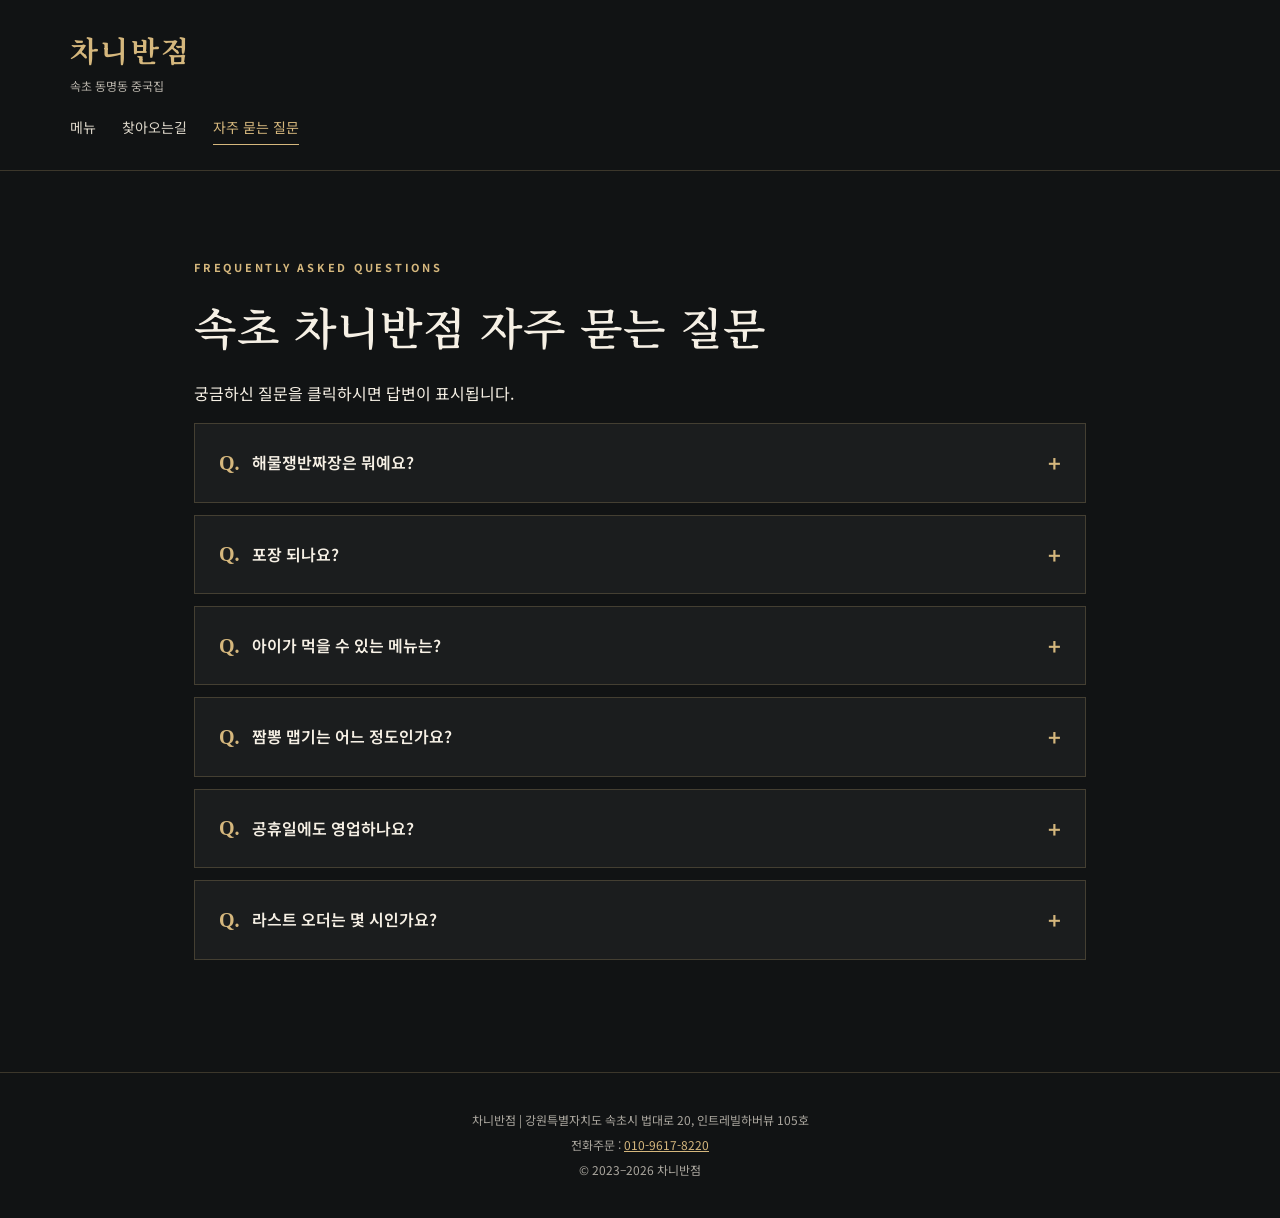
<file: faq.html>
<!DOCTYPE html>

<html lang="ko">
<head>
<meta charset="utf-8"/>
<meta content="width=device-width, initial-scale=1.0" name="viewport"/>
<title>자주 묻는 질문 | 속초 차니반점</title>
<meta content="속초 차니반점 자주 묻는 질문: 해물쟁반짜장, 포장, 어린이 메뉴, 짬뽕 맵기, 공휴일 영업, 라스트 오더 시간 안내." name="description"/>
<meta content="index, follow" name="robots"/>
<link href="https://www.chaniban.co.kr/faq.html" rel="canonical"/>
<meta content="website" property="og:type"/>
<meta content="ko_KR" property="og:locale"/>
<meta content="속초 차니반점 | 자주 묻는 질문" property="og:title"/>
<meta content="해물쟁반짜장, 포장, 어린이 메뉴, 짬뽕 맵기, 공휴일 영업, 라스트 오더 시간을 안내합니다." property="og:description"/>
<meta content="https://www.chaniban.co.kr/faq.html" property="og:url"/>
<link href="/favicon.ico" rel="icon"/>
<link href="/favicon.png" rel="icon" sizes="32x32" type="image/png"/>
<link href="css/style.css" rel="stylesheet"/>

<script type="application/ld+json">
{
  "@context": "https://schema.org",
  "@type": "FAQPage",
  "about": { "@id": "https://www.chaniban.co.kr/#restaurant" },
  "mainEntity": [
    {
      "@type": "Question",
      "name": "해물쟁반짜장은 뭐예요?",
      "acceptedAnswer": {
        "@type": "Answer",
        "text": "해물쟁반짜장은 오징어, 새우, 가리비, 홍합과 채소를 함께 볶아 만든 짜장면으로, 뜨거운 철판에 지글지글 제공되는 차니반점의 대표 메뉴입니다. 가격은 12,000원입니다."
      }
    },
    {
      "@type": "Question",
      "name": "포장 되나요?",
      "acceptedAnswer": {
        "@type": "Answer",
        "text": "네, 차니반점은 해물쟁반짜장외 모든 메뉴 포장이 가능합니다. 미리 전화(010-9617-8220)로 주문하시면 기다리는 시간을 줄일 수 있습니다."
      }
    },
    {
      "@type": "Question",
      "name": "아이가 먹을 수 있는 메뉴는?",
      "acceptedAnswer": {
        "@type": "Answer",
        "text": "차니반점에서는 짜장면과 탕수육을 추천합니다. 탕수육은 튀김옷이 얇습니다. 짬뽕과 중화제육덮밥은 매콤하니 참고해 주세요."
      }
    },
    {
      "@type": "Question",
      "name": "짬뽕 맵기는 어느 정도인가요?",
      "acceptedAnswer": {
        "@type": "Answer",
        "text": "차니반점 짬뽕은 칼칼한 매운맛으로, 신라면과 비슷한 정도입니다. 매운맛은 개인에 따라 다르게 느껴질 수 있습니다."
      }
    },
    {
      "@type": "Question",
      "name": "공휴일에도 영업하나요?",
      "acceptedAnswer": {
        "@type": "Answer",
        "text": "네, 차니반점은 평일(월~금요일)에 공휴일이 겹쳐도 해당 요일 영업시간대로 영업합니다. 토요일은 정상 영업하고, 일요일은 정기휴무입니다."
      }
    },
    {
      "@type": "Question",
      "name": "라스트 오더는 몇 시인가요?",
      "acceptedAnswer": {
        "@type": "Answer",
       "text": "영업시간은 월~목 11:30~19:30, 금요일 11:30~15:00, 토요일 11:00~19:30입니다. 라스트 오더는 영업 종료 30분 전으로, 월~목요일 19:00, 금요일 14:30, 토요일 19:00입니다. 일요일은 정기휴무입니다. 늦은 시간에 방문하실 경우 전화(010-9617-8220)로 확인해 주세요."
      }
    }
  ]
}
</script>
</head>
<body>
<header class="header">
<h1>차니반점</h1>
<p>속초 동명동 중국집</p>
<nav class="nav">
<a href="index.html">메뉴</a>
<a href="route.html">찾아오는길</a>
<a class="active" href="faq.html">자주 묻는 질문</a>
</nav>
</header>
<main class="page-main">
<p class="page-kicker">FREQUENTLY ASKED QUESTIONS</p><h2 class="page-title">속초 차니반점 자주 묻는 질문</h2>
<p class="intro">궁금하신 질문을 클릭하시면 답변이 표시됩니다.</p>






<div class="faq-list"><details>
<summary>해물쟁반짜장은 뭐예요?</summary>
<div class="answer">
            해물쟁반짜장은 오징어, 새우, 가리비, 홍합과 채소를 함께 볶아 만든 짜장면으로,
            뜨거운 철판에 지글지글 제공되는 차니반점의 대표 메뉴입니다.
            가격은 12,000원입니다.
        </div>
</details><details>
<summary>포장 되나요?</summary>
<div class="answer">네, 차니반점은 해물쟁반짜장을 제외한 모든 메뉴 포장이 가능합니다. 미리 전화(010-9617-8220)로 주문하시면 기다리는 시간을 줄일 수 있습니다.</div>
</details><details>
<summary>아이가 먹을 수 있는 메뉴는?</summary>
<div class="answer">
            차니반점에서는 짜장면과 탕수육을 추천합니다.
            탕수육은 튀김옷이 얇습니다.
            짬뽕과 중화제육덮밥은 매콤하니 참고해 주세요.
        </div>
</details><details>
<summary>짬뽕 맵기는 어느 정도인가요?</summary>
<div class="answer">
            차니반점 짬뽕은 칼칼한 매운맛으로, 신라면과 비슷한 정도입니다.
            매운맛은 개인에 따라 다르게 느껴질 수 있습니다.
        </div>
</details><details>
<summary>공휴일에도 영업하나요?</summary>
<div class="answer">
            네, 차니반점은 평일(월~금요일)에 공휴일이 겹쳐도 해당 요일 영업시간대로 영업합니다.<br/>
            토요일은 정상 영업하고, 일요일은 정기휴무입니다.
        </div>
</details><details>
<summary>라스트 오더는 몇 시인가요?</summary>
<div class="answer">
            영업시간은 월~목 11:30 ~ 19:30,<br/> 
            금요일 11:30 ~ 15:00,<br/>
             토요일 11:00 ~ 19:30입니다. <br/><br/><br/>
            차니반점의 라스트 오더는 영업 종료 30분 전입니다.<br/>
            월~목요일 19:00, <br/>금요일 14:30,<br/> 토요일 19:00입니다. <br/>일요일은 정기휴무입니다.<br/>
            늦은 시간에 방문하실 경우 전화(<a href="tel:01096178220">010-9617-8220</a>)로 확인해 주세요.
        </div>
</details></div></main>


<footer class="footer"><p>차니반점 | 강원특별자치도 속초시 법대로 20, 인트레빌하버뷰 105호</p><p>전화주문 : <a href="tel:01096178220">010-9617-8220</a></p><p>© 2023–<span id="year"></span> 차니반점</p></footer><script>document.getElementById('year').textContent = new Date().getFullYear();</script></body>
</html>
</file>
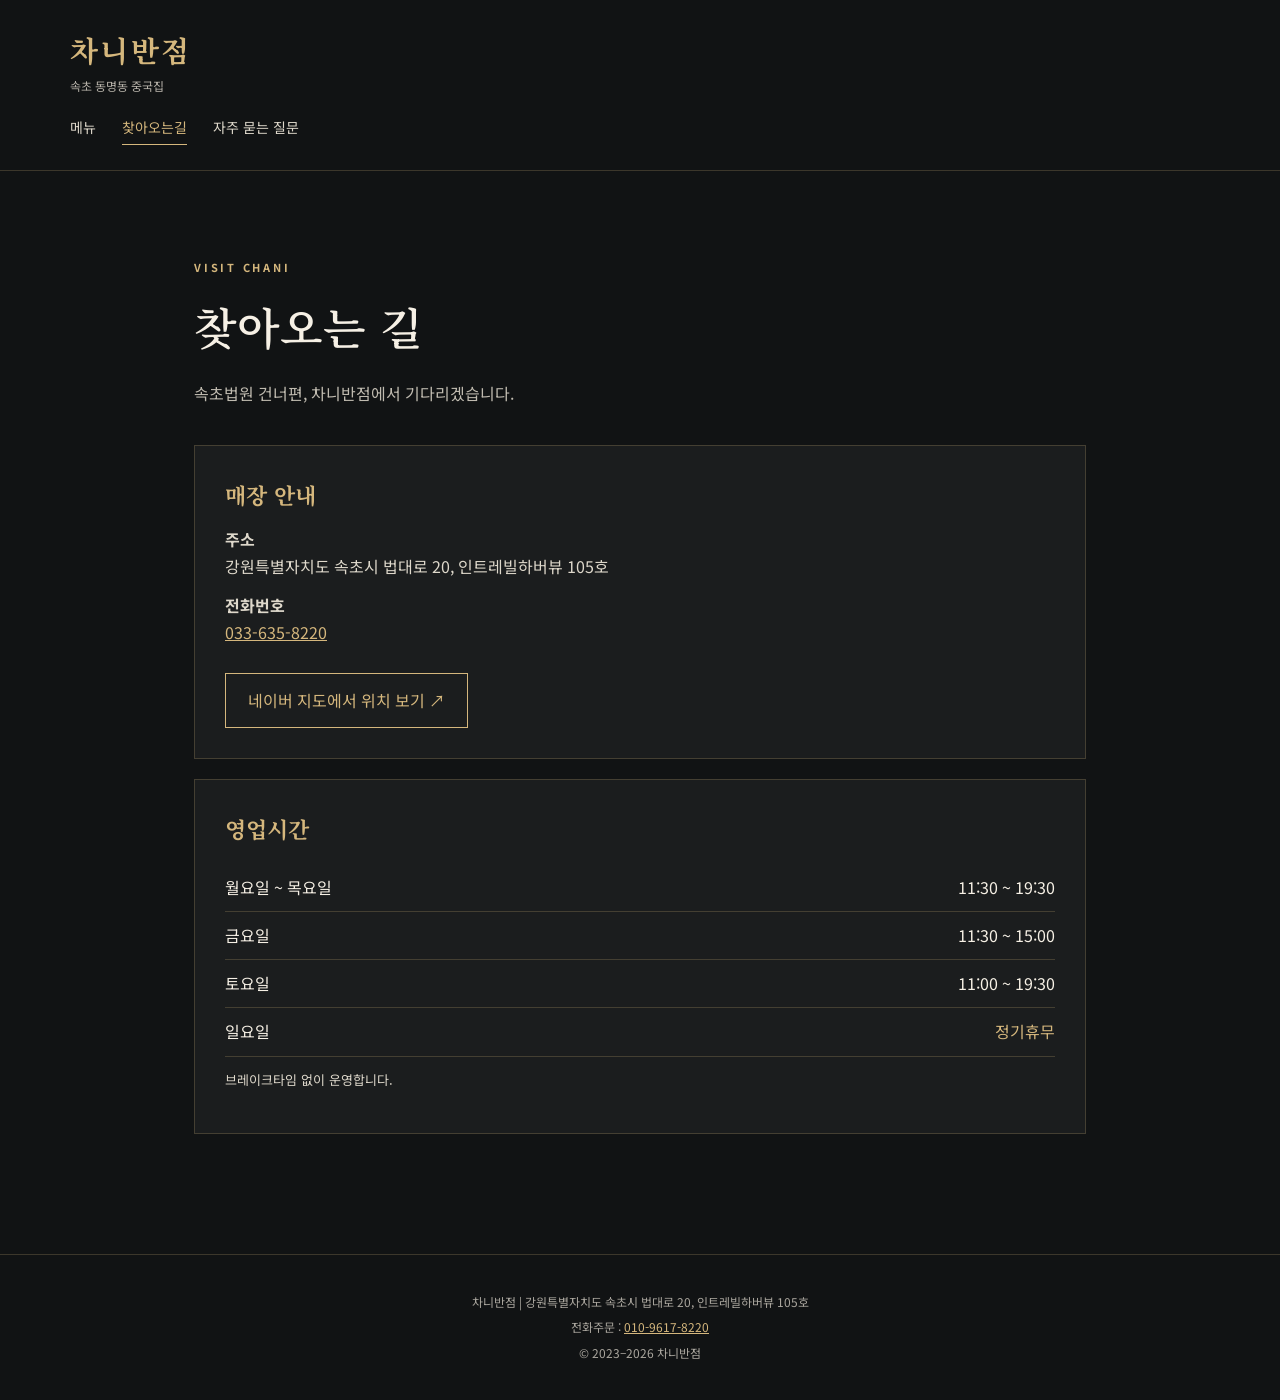
<file: route.html>
<!DOCTYPE html>

<html lang="ko">
<head>
<meta charset="utf-8"/>
<title>차니반점 | 찾아오는 길</title>
<meta content="width=device-width, initial-scale=1.0" name="viewport"/>
<link href="css/style.css" rel="stylesheet"/>
</head>
<body>
<header class="header">
<h1>차니반점</h1>
<p>속초 동명동 중국집</p>
<nav class="nav">
<a href="index.html">메뉴</a>
<a class="active" href="route.html">찾아오는길</a>
<a href="faq.html">자주 묻는 질문</a>
</nav>
</header>



<main class="page-main"><p class="page-kicker">VISIT CHANI</p><h2 class="page-title">찾아오는 길</h2><p class="page-intro">속초법원 건너편, 차니반점에서 기다리겠습니다.</p><section class="route-card"><h2>매장 안내</h2><p><strong>주소</strong><br/>강원특별자치도 속초시 법대로 20, 인트레빌하버뷰 105호</p><p><strong>전화번호</strong><br/><a href="tel:0336358220">033-635-8220</a></p><a class="map-link" href="https://naver.me/5v3esC0f" rel="noopener noreferrer" target="_blank">네이버 지도에서 위치 보기 ↗</a></section><section class="route-card"><h2>영업시간</h2><div class="hours-list"><div><span>월요일 ~ 목요일</span><span>11:30 ~ 19:30</span></div><div><span>금요일</span><span>11:30 ~ 15:00</span></div><div><span>토요일</span><span>11:00 ~ 19:30</span></div><div><span>일요일</span><span class="closed">정기휴무</span></div></div><p class="hours-note">브레이크타임 없이 운영합니다.</p></section></main><footer class="footer"><p>차니반점 | 강원특별자치도 속초시 법대로 20, 인트레빌하버뷰 105호</p><p>전화주문 : <a href="tel:01096178220">010-9617-8220</a></p><p>© 2023–<span id="year"></span> 차니반점</p></footer><script>document.getElementById('year').textContent = new Date().getFullYear();</script></body>
</html>
</file>
<file: css/style.css>
@import url('https://fonts.googleapis.com/css2?family=Noto+Sans+KR:wght@400;500;600;700&family=Noto+Serif+KR:wght@400;600;700&display=swap');
:root{--ink:#111314;--panel:#1b1d1e;--panel2:#242627;--gold:#d5b77d;--cream:#f6f0e5;--muted:#c0bbb0;--line:rgba(213,183,125,.22)}
*{box-sizing:border-box}html{scroll-behavior:smooth}body{margin:0;background:var(--ink);color:var(--cream);font-family:'Noto Sans KR',sans-serif;line-height:1.7}a{color:inherit}img{max-width:100%;display:block}.header{padding:25px max(24px,calc((100vw - 1140px)/2));border-bottom:1px solid var(--line);background:#111314}.header h1{font-family:'Noto Serif KR',serif;font-size:29px;letter-spacing:.08em;color:var(--gold);margin:0}.header>p{margin:2px 0;color:#b9b4ab;font-size:12px}.nav{display:flex;gap:26px;flex-wrap:wrap;margin-top:19px}.nav a{text-decoration:none;font-size:14px;color:#ded8cb;padding-bottom:5px}.nav a:hover,.nav a.active{color:var(--gold);border-bottom:1px solid var(--gold)}
.hero{min-height:510px;display:grid;grid-template-columns:1fr 1fr;border-bottom:1px solid var(--line)}.hero-inner{align-self:center;justify-self:end;width:min(100%,570px);padding:70px 48px 70px 24px}.eyebrow,.section-kicker{font-size:11px;letter-spacing:.26em;color:var(--gold);font-weight:700}.hero h2{font-family:'Noto Serif KR',serif;font-weight:600;font-size:clamp(38px,4.1vw,64px);line-height:1.4;letter-spacing:-.06em;margin:18px 0}.hero h2 em{font-style:normal;color:var(--gold)}.hero-copy{color:var(--muted);font-size:15px}.hero-link{display:inline-block;margin-top:25px;padding:12px 22px;border:1px solid var(--gold);color:var(--gold);text-decoration:none;font-size:13px}.hero-link:hover{background:var(--gold);color:var(--ink)}.hero-photo{background:linear-gradient(90deg,rgba(17,19,20,.45),rgba(17,19,20,.06)),url('../img/sea-tray.png') center/cover no-repeat;min-height:350px}
.menu-section{max-width:1180px;margin:auto;padding:76px 24px 90px}.menu-section>h2{font-family:'Noto Serif KR',serif;font-size:36px;font-weight:600;margin:5px 0}.section-intro{color:var(--muted);margin:0 0 35px}.menu-grid{display:grid;grid-template-columns:repeat(3,minmax(0,1fr));gap:24px}.menu-card{background:var(--panel);border:1px solid var(--line);padding:0 0 22px;overflow:hidden;transition:transform .2s,border-color .2s}.menu-card:hover{transform:translateY(-3px);border-color:var(--gold)}.menu-card img{width:100%;height:235px;object-fit:cover;background:#2c2b28}.menu-card h3{font-family:'Noto Serif KR',serif;font-size:22px;margin:20px 20px 5px}.menu-card p{margin:7px 20px}.menu-card .desc{font-size:13px;color:#d4cfc5;min-height:45px}.menu-card .price{font-size:19px;font-weight:700;color:var(--gold);margin-top:12px}.menu-card .allergy{font-size:11px;color:#a9a59d}.signature-card{border-color:var(--gold)}.soldout{opacity:.62}.business-hours{margin-top:76px;background:var(--panel);padding:35px;border:1px solid var(--line)}.business-hours h2{font-family:'Noto Serif KR',serif;color:var(--gold);margin:0 0 20px}.hours-list>div{display:flex;justify-content:space-between;gap:18px;padding:10px 0;border-bottom:1px solid var(--line)}.closed{color:var(--gold)}.hours-note{color:var(--muted);font-size:13px}.footer{border-top:1px solid var(--line);text-align:center;padding:32px 18px;color:#aaa69e;font-size:12px}.footer p{margin:5px}.footer a{color:var(--gold)}
@media(max-width:800px){.hero{grid-template-columns:1fr}.hero-inner{justify-self:stretch;padding:55px 24px}.hero-photo{min-height:290px;grid-row:1}.menu-grid{grid-template-columns:repeat(2,minmax(0,1fr))}.menu-section{padding-top:52px}.header{padding:22px 24px}}@media(max-width:540px){.menu-grid{grid-template-columns:1fr}.menu-card img{height:250px}.menu-section>h2{font-size:30px}.business-hours{padding:22px}.hours-list>div{font-size:13px}.nav{gap:18px}}

/* 기존 route.html 등의 안내 영역 호환 스타일 */
.info-section{max-width:800px;margin:50px auto;padding:0 20px;text-align:center}
.info-section a{color:var(--gold);text-decoration:none;font-weight:700}
.map{margin-top:30px;border-radius:10px;overflow:hidden}

/* FAQ 및 찾아오는 길 공통 디자인 */
.page-main{max-width:940px;margin:0 auto;padding:76px 24px 100px;min-height:65vh}
.page-kicker{font-size:11px;letter-spacing:.25em;color:var(--gold);font-weight:700}
.page-title{font-family:'Noto Serif KR',serif;font-size:clamp(30px,4vw,44px);font-weight:600;margin:12px 0}
.page-intro{color:var(--muted);margin-bottom:38px}
.faq-list details{background:var(--panel);border:1px solid var(--line);margin:12px 0;overflow:hidden}
.faq-list details[open]{border-color:var(--gold)}
.faq-list summary{padding:20px 24px;cursor:pointer;list-style:none;display:flex;align-items:center;gap:12px;font-weight:600}
.faq-list summary::-webkit-details-marker{display:none}
.faq-list summary::before{content:'Q.';color:var(--gold);font-family:serif;font-size:20px}
.faq-list summary::after{content:'+';margin-left:auto;color:var(--gold);font-size:22px}
.faq-list details[open] summary::after{content:'−'}
.faq-list .answer{padding:20px 26px 24px;background:var(--panel2);border-top:1px solid var(--line);color:#ded8cb;line-height:1.9}
.faq-list .answer a,.route-card a{color:var(--gold)}
.route-card{padding:30px;background:var(--panel);border:1px solid var(--line);margin:20px 0}
.route-card h2{font-family:'Noto Serif KR',serif;color:var(--gold);font-size:22px;margin:0 0 12px}
.route-card p{margin:12px 0;color:#ded8cb}
.route-card .hours-list{margin-top:16px}
.route-card .map-link{display:inline-block;padding:13px 22px;border:1px solid var(--gold);text-decoration:none;margin-top:15px}
.route-card .map-link:hover{background:var(--gold);color:var(--ink)}
@media(max-width:540px){.page-main{padding:50px 18px 70px}.faq-list summary{padding:16px}.faq-list .answer{padding:18px}.route-card{padding:20px}}
</file>
